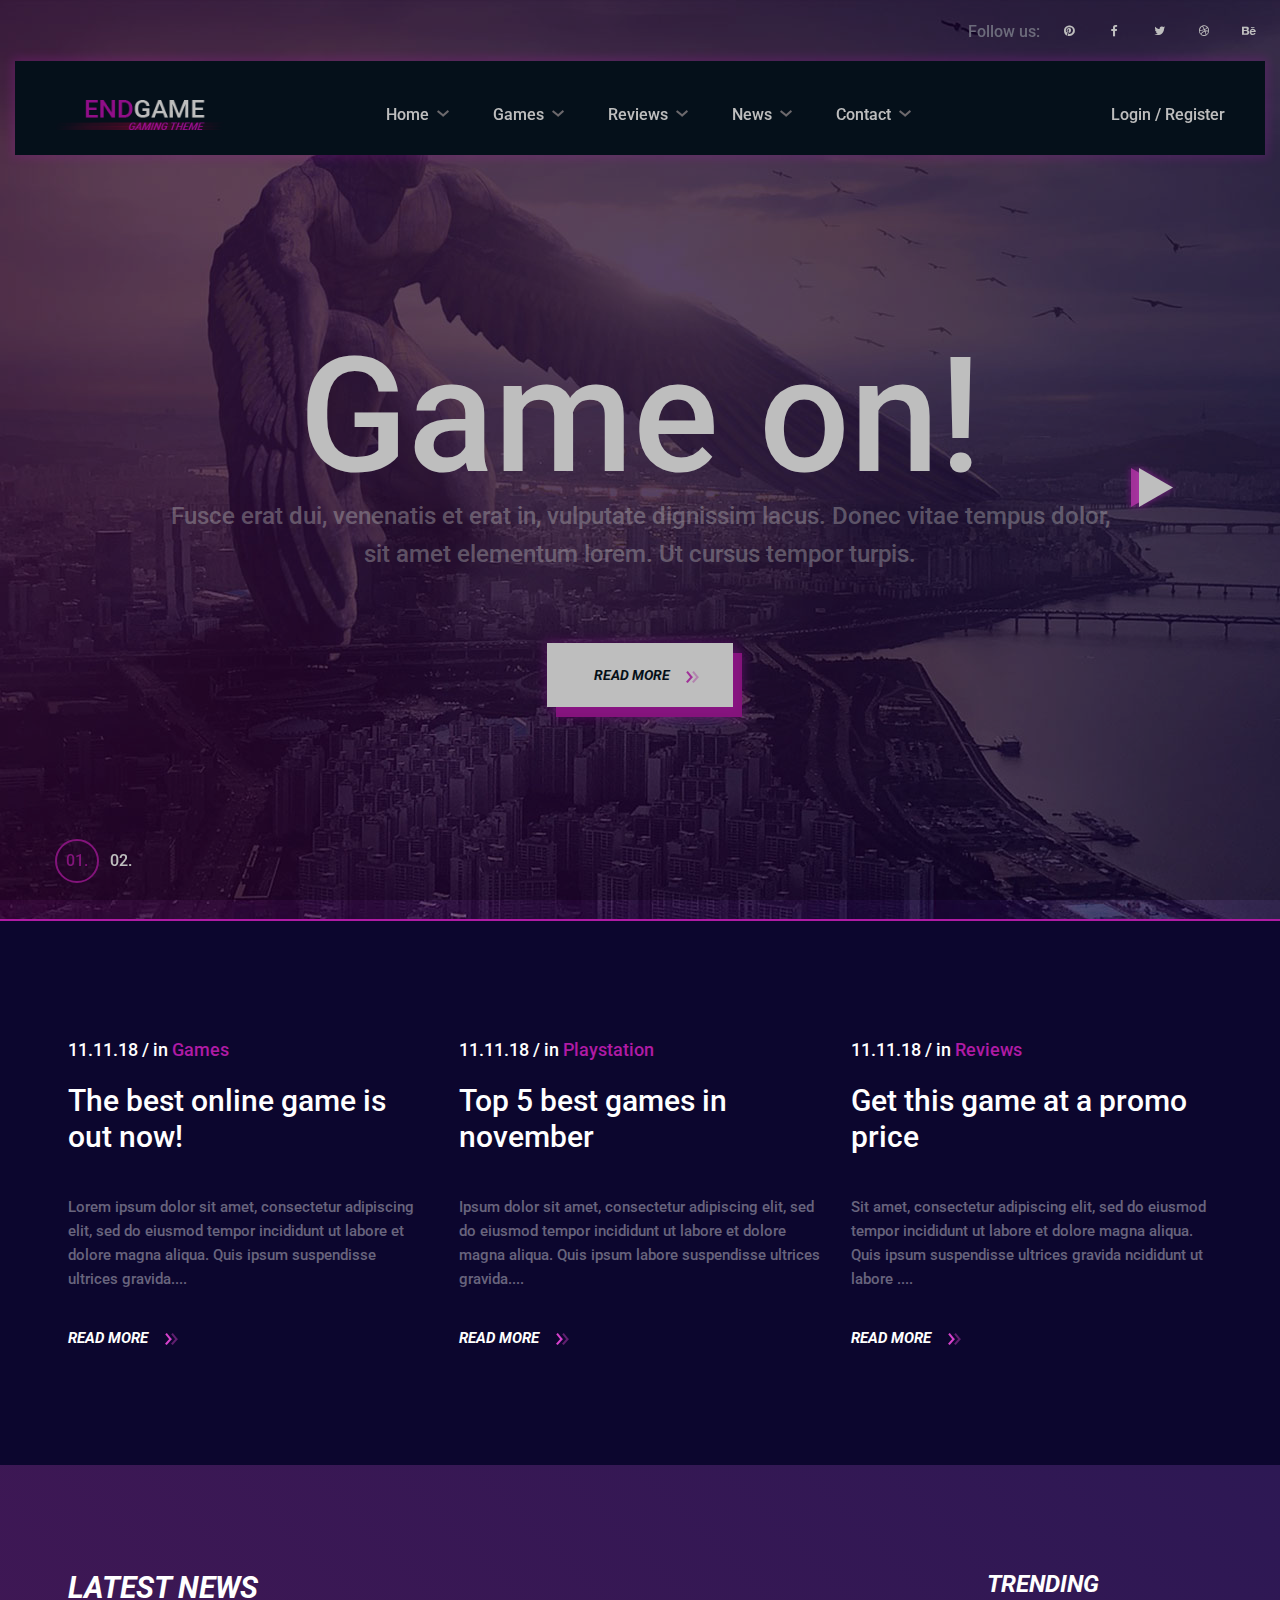
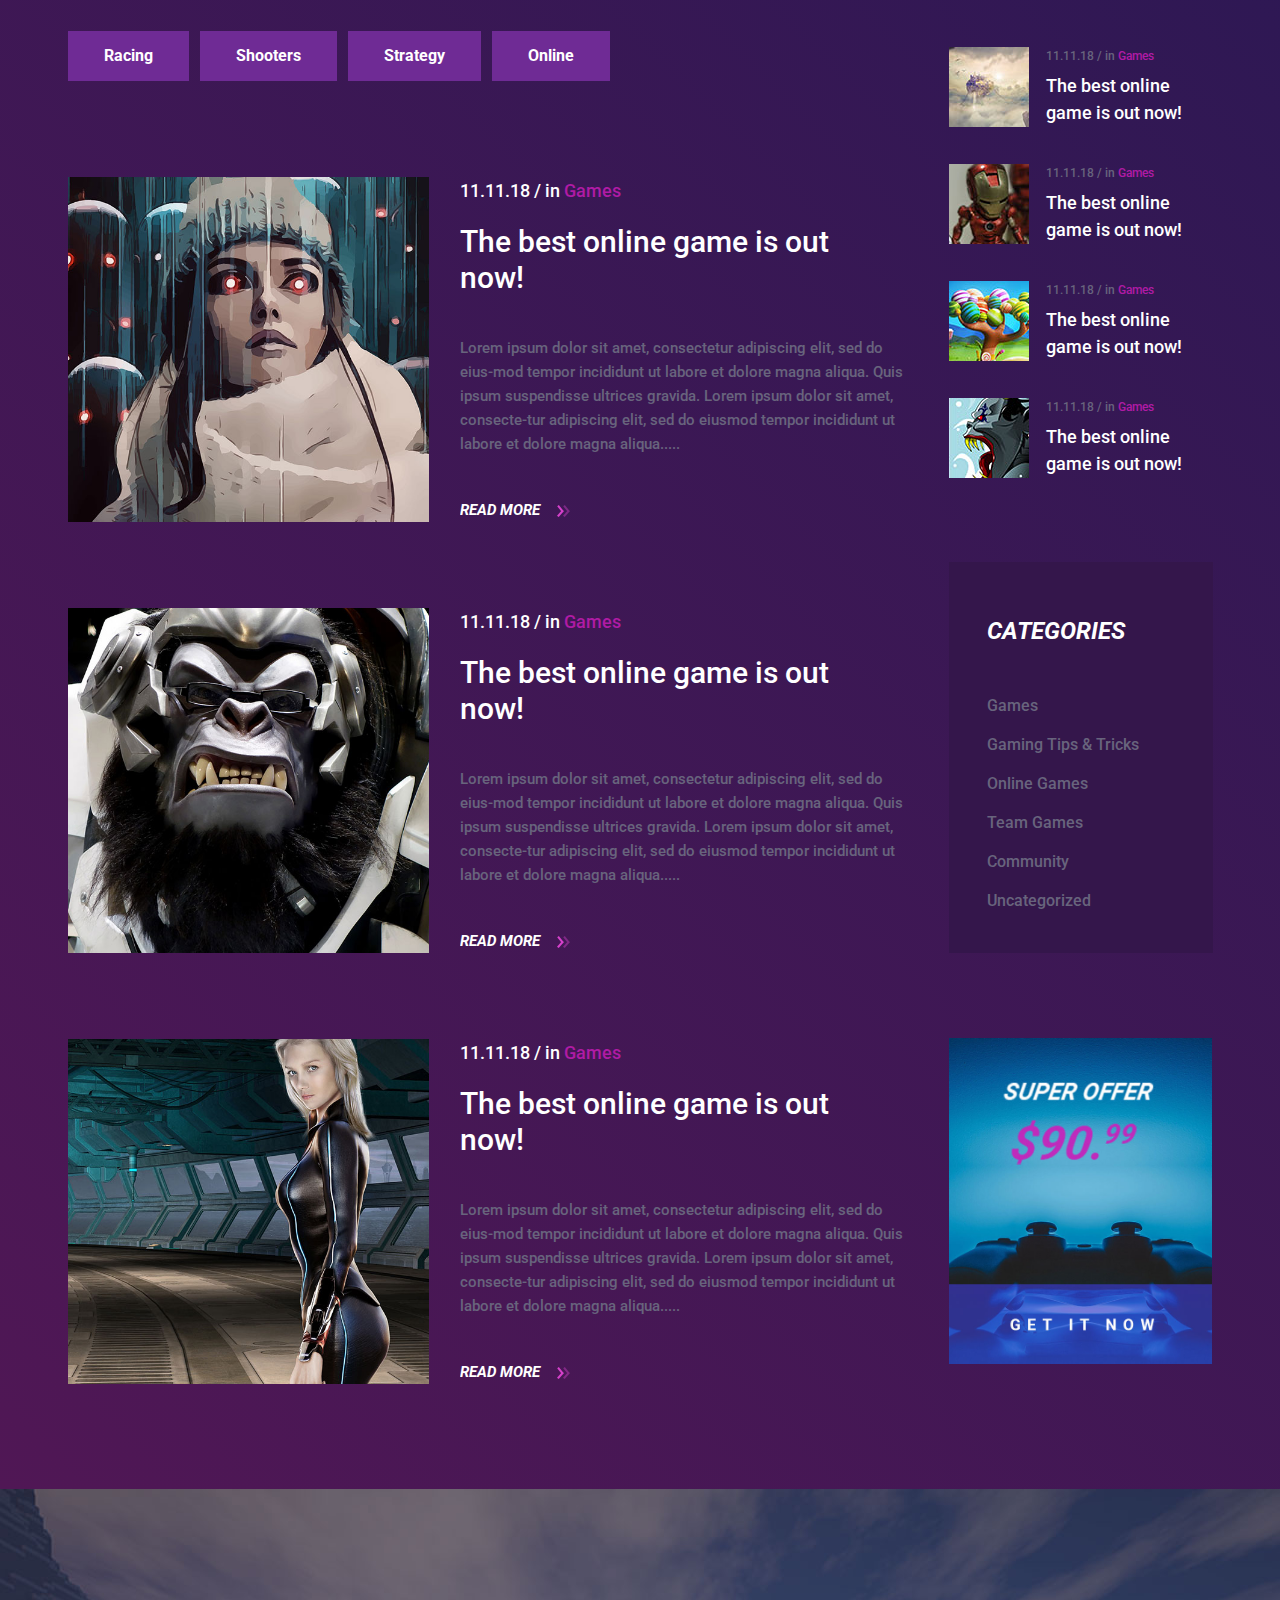
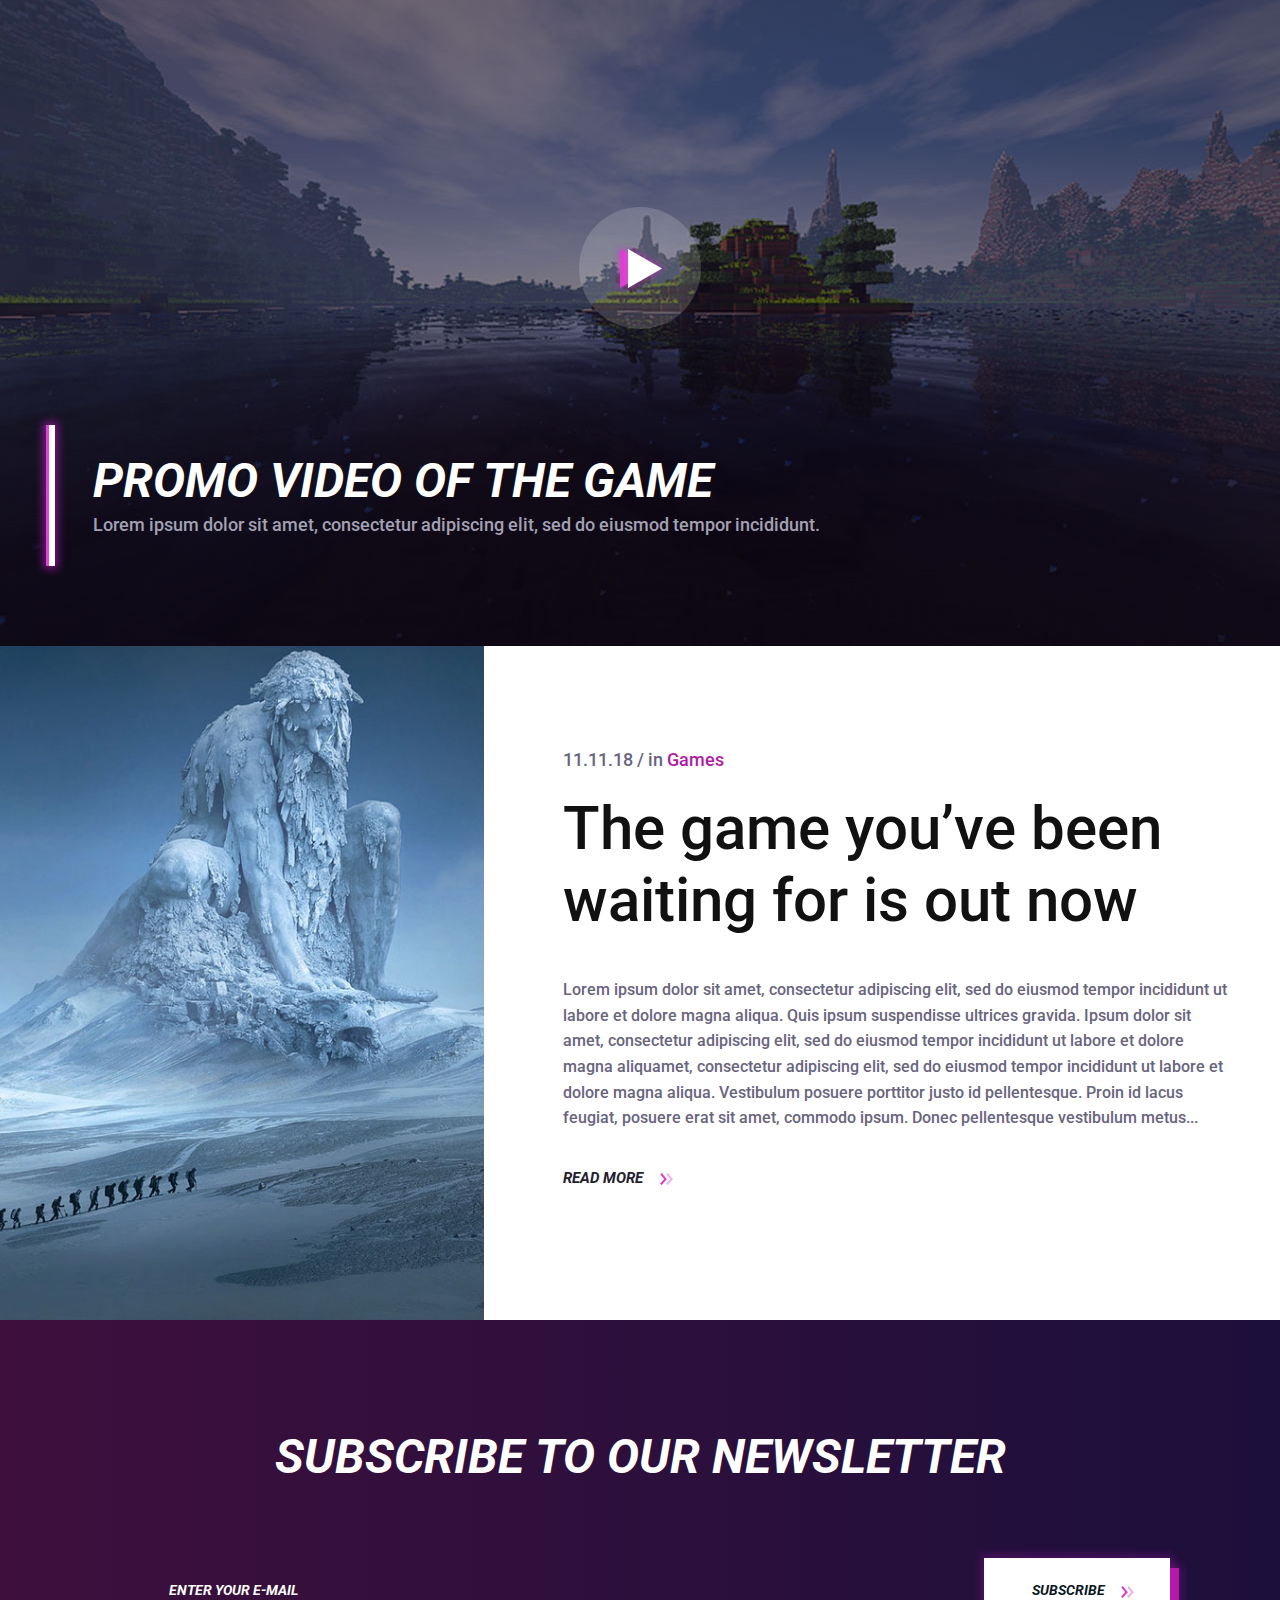
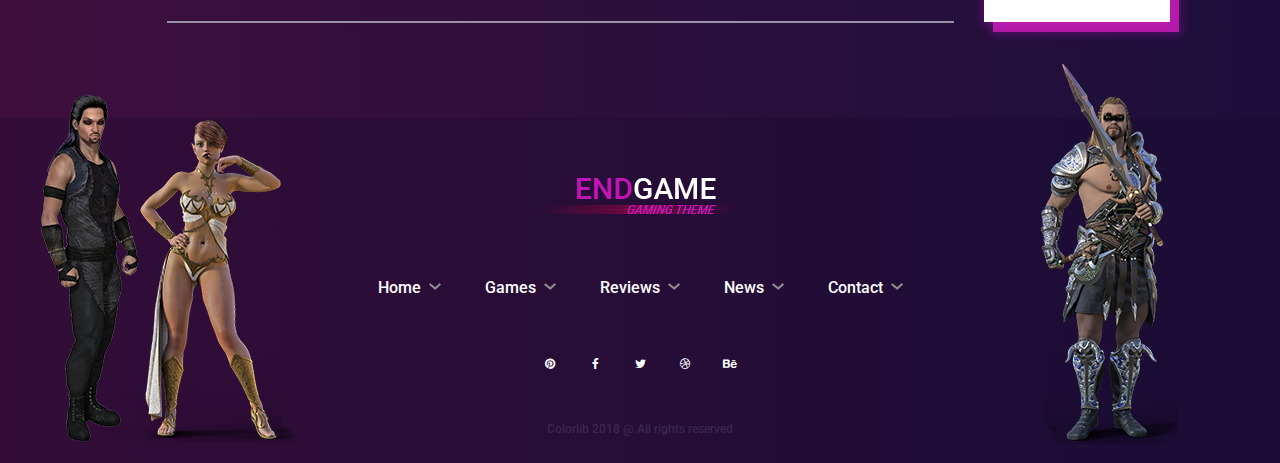
<file: GOWfandom/index.html>
<!DOCTYPE html>
<html lang="zxx">
<head>
	<title>EndGam - Gaming Magazine Template</title>
	<meta charset="UTF-8">
	<meta name="description" content="EndGam Gaming Magazine Template">
	<meta name="keywords" content="endGam,gGaming, magazine, html">
	<meta name="viewport" content="width=device-width, initial-scale=1.0">
	<!-- Favicon -->
	<link href="img/favicon.ico" rel="shortcut icon"/>

	<!-- Google Font -->
	<link href="https://fonts.googleapis.com/css?family=Roboto:400,400i,500,500i,700,700i,900,900i" rel="stylesheet">


	<!-- Stylesheets -->
	<link rel="stylesheet" href="css/bootstrap.min.css"/>
	<link rel="stylesheet" href="css/font-awesome.min.css"/>
	<link rel="stylesheet" href="css/slicknav.min.css"/>
	<link rel="stylesheet" href="css/owl.carousel.min.css"/>
	<link rel="stylesheet" href="css/magnific-popup.css"/>
	<link rel="stylesheet" href="css/animate.css"/>

	<!-- Main Stylesheets -->
	<link rel="stylesheet" href="css/style.css"/>


	<!--[if lt IE 9]>
		  <script src="https://oss.maxcdn.com/html5shiv/3.7.2/html5shiv.min.js"></script>
	  <script src="https://oss.maxcdn.com/respond/1.4.2/respond.min.js"></script>
	<![endif]-->

</head>
<body>
	<!-- Page Preloder -->
	<div id="preloder">
		<div class="loader"></div>
	</div>

	<!-- Header section -->
	<header class="header-section">
		<div class="header-warp">
			<div class="header-social d-flex justify-content-end">
				<p>Follow us:</p>
				<a href="#"><i class="fa fa-pinterest"></i></a>
				<a href="#"><i class="fa fa-facebook"></i></a>
				<a href="#"><i class="fa fa-twitter"></i></a>
				<a href="#"><i class="fa fa-dribbble"></i></a>
				<a href="#"><i class="fa fa-behance"></i></a>
			</div>
			<div class="header-bar-warp d-flex">
				<!-- site logo -->
				<a href="home.html" class="site-logo">
					<img src="./img/logo.png" alt="">
				</a>
				<nav class="top-nav-area w-100">
					<div class="user-panel">
						<a href="">Login</a> / <a href="">Register</a>
					</div>
					<!-- Menu -->
					<ul class="main-menu primary-menu">
						<li><a href="home.html">Home</a></li>
						<li><a href="games.html">Games</a>
							<ul class="sub-menu">
								<li><a href="game-single.html">Game Singel</a></li>
							</ul>
						</li>
						<li><a href="review.html">Reviews</a></li>
						<li><a href="blog.html">News</a></li>
						<li><a href="contact.html">Contact</a></li>
					</ul>
				</nav>
			</div>
		</div>
	</header>
	<!-- Header section end -->


	<!-- Hero section -->
	<section class="hero-section overflow-hidden">
		<div class="hero-slider owl-carousel">
			<div class="hero-item set-bg d-flex align-items-center justify-content-center text-center" data-setbg="img/slider-bg-1.jpg">
				<div class="container">
					<h2>Game on!</h2>
					<p>Fusce erat dui, venenatis et erat in, vulputate dignissim lacus. Donec vitae tempus dolor,<br>sit amet elementum lorem. Ut cursus tempor turpis.</p>
					<a href="#" class="site-btn">Read More  <img src="img/icons/double-arrow.png" alt="#"/></a>
				</div>
			</div>
			<div class="hero-item set-bg d-flex align-items-center justify-content-center text-center" data-setbg="img/slider-bg-2.jpg">
				<div class="container">
					<h2>Game on!</h2>
					<p>Fusce erat dui, venenatis et erat in, vulputate dignissim lacus. Donec vitae tempus dolor,<br>sit amet elementum lorem. Ut cursus tempor turpis.</p>
					<a href="#" class="site-btn">Read More  <img src="img/icons/double-arrow.png" alt="#"/></a>
				</div>
			</div>
		</div>
	</section>
	<!-- Hero section end-->


	<!-- Intro section -->
	<section class="intro-section">
		<div class="container">
			<div class="row">
				<div class="col-md-4">
					<div class="intro-text-box text-box text-white">
						<div class="top-meta">11.11.18  /  in <a href="">Games</a></div>
						<h3>The best online game is out now!</h3>
						<p>Lorem ipsum dolor sit amet, consectetur adipiscing elit, sed do eiusmod tempor incididunt ut labore et dolore magna aliqua. Quis ipsum suspendisse ultrices gravida....</p>
						<a href="#" class="read-more">Read More  <img src="img/icons/double-arrow.png" alt="#"/></a>
					</div>
				</div>
				<div class="col-md-4">
					<div class="intro-text-box text-box text-white">
						<div class="top-meta">11.11.18  /  in <a href="">Playstation</a></div>
						<h3>Top 5 best games in november</h3>
						<p>Ipsum dolor sit amet, consectetur adipiscing elit, sed do eiusmod tempor incididunt ut labore et dolore magna aliqua. Quis ipsum  labore suspendisse ultrices gravida....</p>
						<a href="#" class="read-more">Read More  <img src="img/icons/double-arrow.png" alt="#"/></a>
					</div>
				</div>
				<div class="col-md-4">
					<div class="intro-text-box text-box text-white">
						<div class="top-meta">11.11.18  /  in <a href="">Reviews</a></div>
						<h3>Get this game at a promo price</h3>
						<p>Sit amet, consectetur adipiscing elit, sed do eiusmod tempor incididunt ut labore et dolore magna aliqua. Quis ipsum suspendisse ultrices gravida ncididunt ut labore ....</p>
						<a href="#" class="read-more">Read More  <img src="img/icons/double-arrow.png" alt="#"/></a>
					</div>
				</div>
			</div>
		</div>
	</section>
	<!-- Intro section end -->


	<!-- Blog section -->
	<section class="blog-section spad">
		<div class="container">
			<div class="row">
				<div class="col-xl-9 col-lg-8 col-md-7">
					<div class="section-title text-white">
						<h2>Latest News</h2>
					</div>
					<ul class="blog-filter">
						<li><a href="#">Racing</a></li>
						<li><a href="#">Shooters</a></li>
						<li><a href="#">Strategy</a></li>
						<li><a href="#">Online</a></li>
					</ul>
					<!-- Blog item -->
					<div class="blog-item">
						<div class="blog-thumb">
							<img src="./img/blog/1.jpg" alt="">
						</div>
						<div class="blog-text text-box text-white">
							<div class="top-meta">11.11.18  /  in <a href="">Games</a></div>
							<h3>The best online game is out now!</h3>
							<p>Lorem ipsum dolor sit amet, consectetur adipiscing elit, sed do eius-mod tempor incididunt ut labore et dolore magna aliqua. Quis ipsum suspendisse ultrices gravida. Lorem ipsum dolor sit amet, consecte-tur adipiscing elit, sed do eiusmod tempor incididunt ut labore et dolore magna aliqua.....</p>
							<a href="#" class="read-more">Read More  <img src="img/icons/double-arrow.png" alt="#"/></a>
						</div>
					</div>
					<!-- Blog item -->
					<div class="blog-item">
						<div class="blog-thumb">
							<img src="./img/blog/2.jpg" alt="">
						</div>
						<div class="blog-text text-box text-white">
							<div class="top-meta">11.11.18  /  in <a href="">Games</a></div>
							<h3>The best online game is out now!</h3>
							<p>Lorem ipsum dolor sit amet, consectetur adipiscing elit, sed do eius-mod tempor incididunt ut labore et dolore magna aliqua. Quis ipsum suspendisse ultrices gravida. Lorem ipsum dolor sit amet, consecte-tur adipiscing elit, sed do eiusmod tempor incididunt ut labore et dolore magna aliqua.....</p>
							<a href="#" class="read-more">Read More  <img src="img/icons/double-arrow.png" alt="#"/></a>
						</div>
					</div>
					<!-- Blog item -->
					<div class="blog-item">
						<div class="blog-thumb">
							<img src="./img/blog/3.jpg" alt="">
						</div>
						<div class="blog-text text-box text-white">
							<div class="top-meta">11.11.18  /  in <a href="">Games</a></div>
							<h3>The best online game is out now!</h3>
							<p>Lorem ipsum dolor sit amet, consectetur adipiscing elit, sed do eius-mod tempor incididunt ut labore et dolore magna aliqua. Quis ipsum suspendisse ultrices gravida. Lorem ipsum dolor sit amet, consecte-tur adipiscing elit, sed do eiusmod tempor incididunt ut labore et dolore magna aliqua.....</p>
							<a href="#" class="read-more">Read More  <img src="img/icons/double-arrow.png" alt="#"/></a>
						</div>
					</div>
				</div>
				<div class="col-xl-3 col-lg-4 col-md-5 sidebar">
					<div id="stickySidebar">
						<div class="widget-item">
							<h4 class="widget-title">Trending</h4>
							<div class="trending-widget">
								<div class="tw-item">
									<div class="tw-thumb">
										<img src="./img/blog-widget/1.jpg" alt="#">
									</div>
									<div class="tw-text">
										<div class="tw-meta">11.11.18  /  in <a href="">Games</a></div>
										<h5>The best online game is out now!</h5>
									</div>
								</div>
								<div class="tw-item">
									<div class="tw-thumb">
										<img src="./img/blog-widget/2.jpg" alt="#">
									</div>
									<div class="tw-text">
										<div class="tw-meta">11.11.18  /  in <a href="">Games</a></div>
										<h5>The best online game is out now!</h5>
									</div>
								</div>
								<div class="tw-item">
									<div class="tw-thumb">
										<img src="./img/blog-widget/3.jpg" alt="#">
									</div>
									<div class="tw-text">
										<div class="tw-meta">11.11.18  /  in <a href="">Games</a></div>
										<h5>The best online game is out now!</h5>
									</div>
								</div>
								<div class="tw-item">
									<div class="tw-thumb">
										<img src="./img/blog-widget/4.jpg" alt="#">
									</div>
									<div class="tw-text">
										<div class="tw-meta">11.11.18  /  in <a href="">Games</a></div>
										<h5>The best online game is out now!</h5>
									</div>
								</div>
							</div>
						</div>
						<div class="widget-item">
							<div class="categories-widget">
								<h4 class="widget-title">categories</h4>
								<ul>
									<li><a href="">Games</a></li>
									<li><a href="">Gaming Tips & Tricks</a></li>
									<li><a href="">Online Games</a></li>
									<li><a href="">Team Games</a></li>
									<li><a href="">Community</a></li>
									<li><a href="">Uncategorized</a></li>
								</ul>
							</div>
						</div>
						<div class="widget-item">
						<a href="#" class="add">
							<img src="./img/add.jpg" alt="">
						</a>
					</div>
					</div>
				</div>
			</div>
		</div>
	</section>
	<!-- Blog section end -->


	<!-- Intro section -->
	<section class="intro-video-section set-bg d-flex align-items-end " data-setbg="./img/promo-bg.jpg">
		<a href="https://www.youtube.com/watch?v=uFsGy5x_fyQ" class="video-play-btn video-popup"><img src="img/icons/solid-right-arrow.png" alt="#"></a>
		<div class="container">
			<div class="video-text">
				<h2>Promo video of the game</h2>
				<p>Lorem ipsum dolor sit amet, consectetur adipiscing elit, sed do eiusmod tempor incididunt.</p>
			</div>
		</div>
	</section>
	<!-- Intro section end -->


	<!-- Featured section -->
	<section class="featured-section">
		<div class="featured-bg set-bg" data-setbg="img/featured-bg.jpg"></div>
		<div class="featured-box">
			<div class="text-box">
				<div class="top-meta">11.11.18  /  in <a href="">Games</a></div>
				<h3>The game you’ve been waiting  for is out now</h3>
				<p>Lorem ipsum dolor sit amet, consectetur adipiscing elit, sed do eiusmod tempor incididunt ut labore et dolore magna aliqua. Quis ipsum suspendisse ultrices gravida. Ipsum dolor sit amet, consectetur adipiscing elit, sed do eiusmod tempor incididunt ut labore et dolore magna aliquamet, consectetur adipiscing elit, sed do eiusmod tempor incididunt ut labore et dolore magna aliqua. Vestibulum posuere porttitor justo id pellentesque. Proin id lacus feugiat, posuere erat sit amet, commodo ipsum. Donec pellentesque vestibulum metus...</p>
				<a href="#" class="read-more">Read More  <img src="img/icons/double-arrow.png" alt="#"/></a>
			</div>
		</div>
	</section>
	<!-- Featured section end-->



	<!-- Newsletter section -->
	<section class="newsletter-section">
		<div class="container">
			<h2>Subscribe to our newsletter</h2>
			<form class="newsletter-form">
				<input type="text" placeholder="ENTER YOUR E-MAIL">
				<button class="site-btn">subscribe  <img src="img/icons/double-arrow.png" alt="#"/></button>
			</form>
		</div>
	</section>
	<!-- Newsletter section end -->


	<!-- Footer section -->
	<footer class="footer-section">
		<div class="container">
			<div class="footer-left-pic">
				<img src="img/footer-left-pic.png" alt="">
			</div>
			<div class="footer-right-pic">
				<img src="img/footer-right-pic.png" alt="">
			</div>
			<a href="#" class="footer-logo">
				<img src="./img/logo.png" alt="">
			</a>
			<ul class="main-menu footer-menu">
				<li><a href="">Home</a></li>
				<li><a href="">Games</a></li>
				<li><a href="">Reviews</a></li>
				<li><a href="">News</a></li>
				<li><a href="">Contact</a></li>
			</ul>
			<div class="footer-social d-flex justify-content-center">
				<a href="#"><i class="fa fa-pinterest"></i></a>
				<a href="#"><i class="fa fa-facebook"></i></a>
				<a href="#"><i class="fa fa-twitter"></i></a>
				<a href="#"><i class="fa fa-dribbble"></i></a>
				<a href="#"><i class="fa fa-behance"></i></a>
			</div>
			<div class="copyright"><a href="">Colorlib</a> 2018 @ All rights reserved</div>
		</div>
	</footer>
	<!-- Footer section end -->


	<!--====== Javascripts & Jquery ======-->
	<script src="js/jquery-3.2.1.min.js"></script>
	<script src="js/bootstrap.min.js"></script>
	<script src="js/jquery.slicknav.min.js"></script>
	<script src="js/owl.carousel.min.js"></script>
	<script src="js/jquery.sticky-sidebar.min.js"></script>
	<script src="js/jquery.magnific-popup.min.js"></script>
	<script src="js/main.js"></script>

	</body>
</html>
</file>
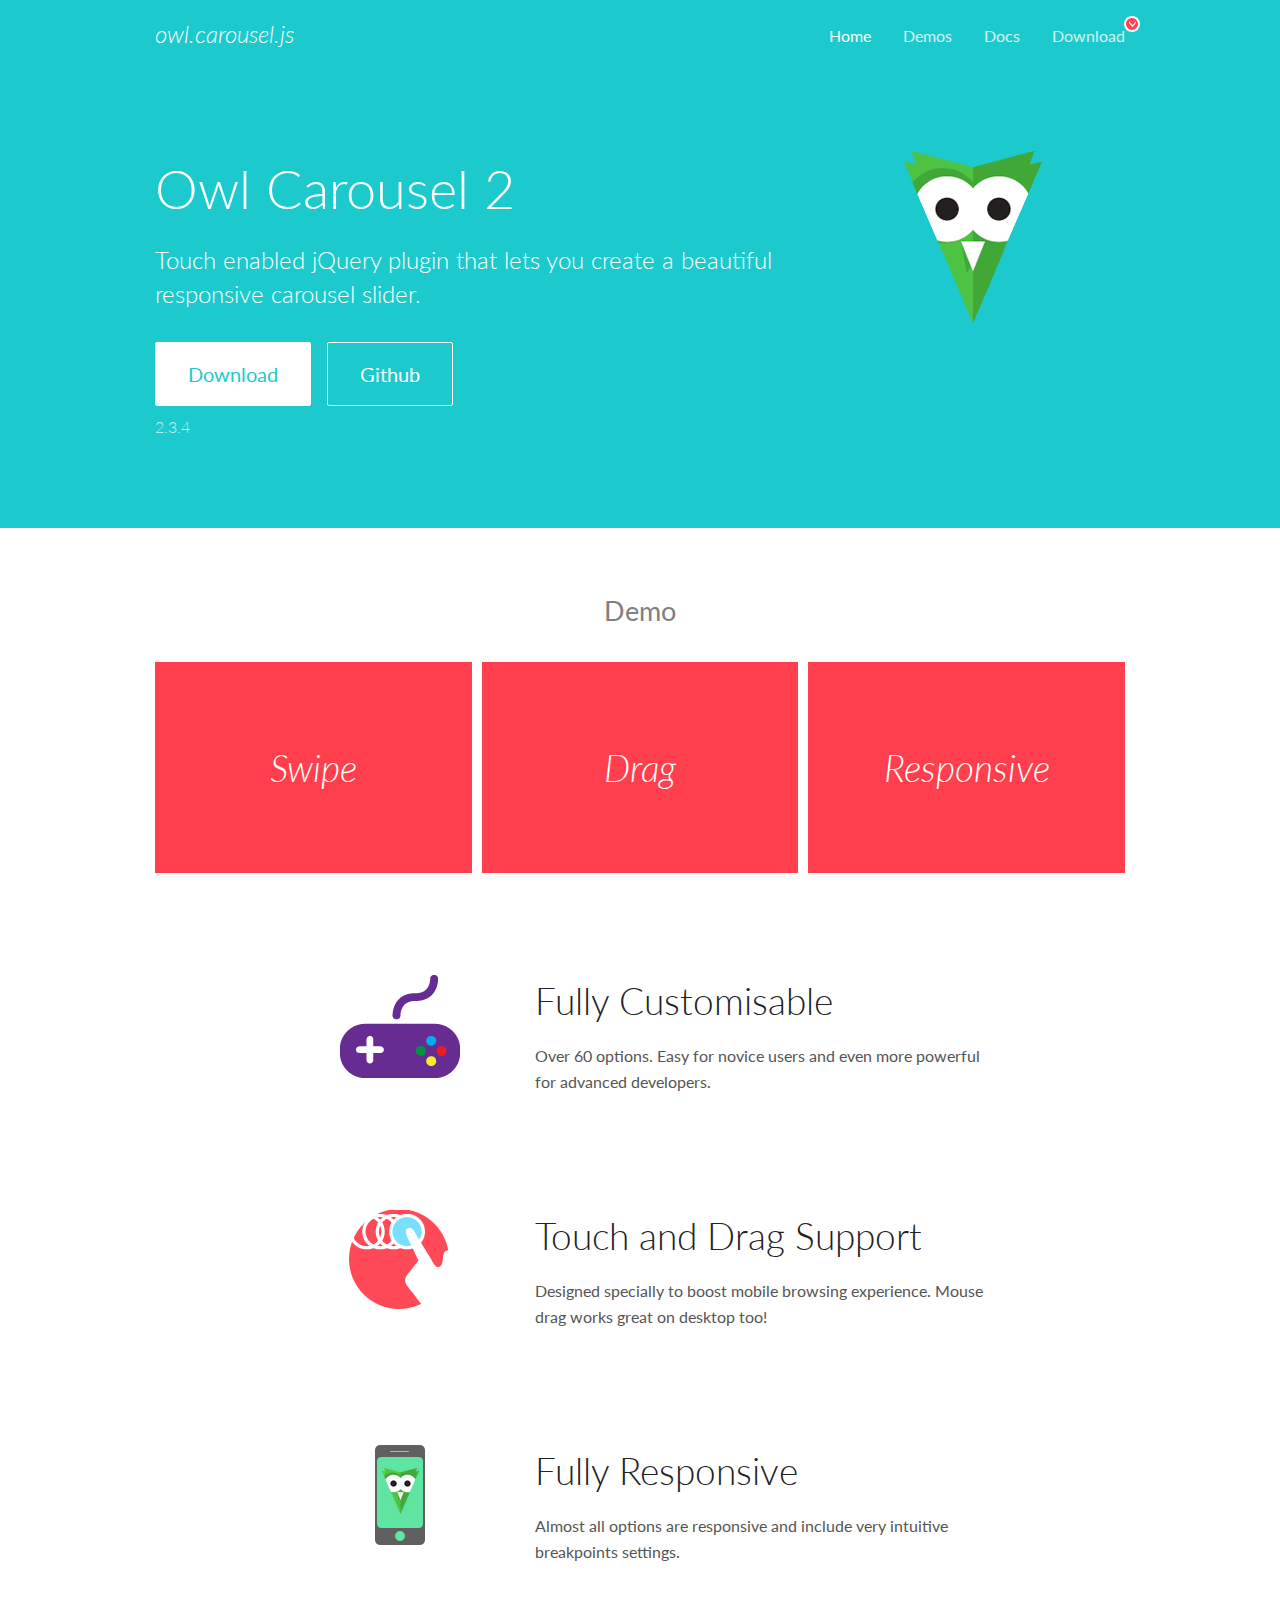
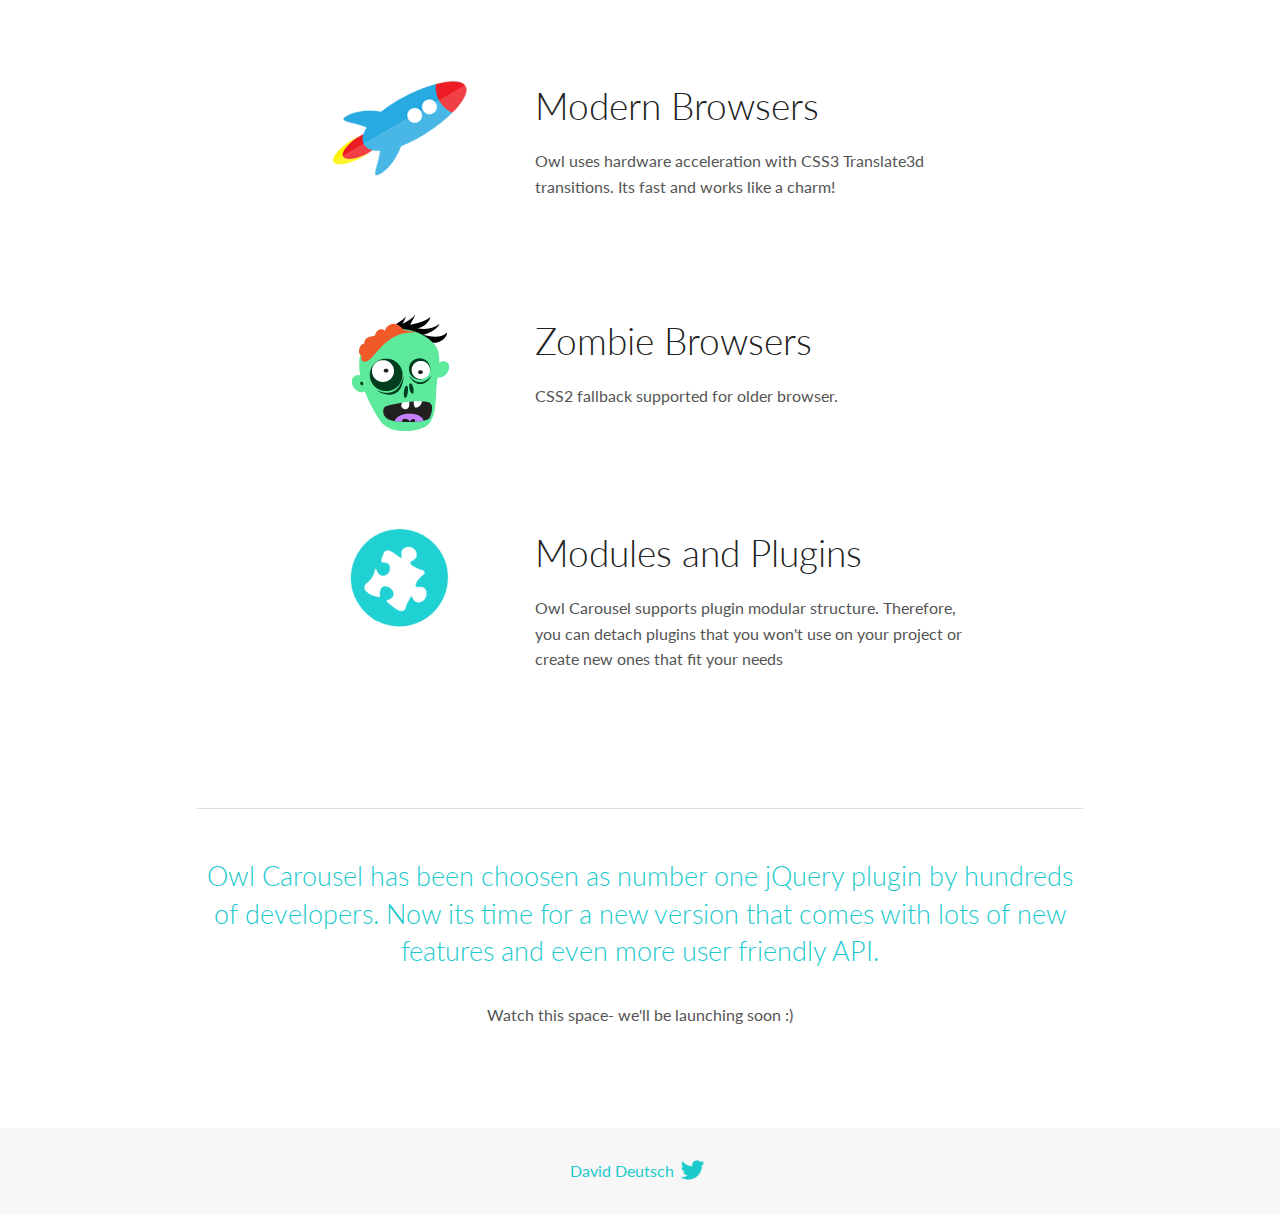
<file: GOWfandom/Source/OwlCarousel2-2.3.4/docs/index.html>
<!DOCTYPE html>
<html lang="en">
  <head>

    <!-- head -->
    <meta charset="utf-8">
    <meta name="msapplication-tap-highlight" content="no" />
    <meta name="viewport" content="width=device-width, initial-scale=1.0" />
    <meta name="description" content="Touch enabled jQuery plugin that lets you create beautiful responsive carousel slider.">
    <meta name="author" content="David Deutsch">
    <title>
      Home | Owl Carousel | 2.3.4
    </title>

    <!-- Stylesheets -->
    <link href='https://fonts.googleapis.com/css?family=Lato:300,400,700,400italic,300italic' rel='stylesheet' type='text/css'>
    <link rel="stylesheet" href="assets/css/docs.theme.min.css">

    <!-- Owl Stylesheets -->
    <link rel="stylesheet" href="assets/owlcarousel/assets/owl.carousel.min.css">
    <link rel="stylesheet" href="assets/owlcarousel/assets/owl.theme.default.min.css">

    <!-- HTML5 shim and Respond.js IE8 support of HTML5 elements and media queries -->

    <!--[if lt IE 9]>
      <script src="https://oss.maxcdn.com/libs/html5shiv/3.7.0/html5shiv.js"></script>
      <script src="https://oss.maxcdn.com/libs/respond.js/1.3.0/respond.min.js"></script>
    <![endif]-->

    <!-- Favicons -->
    <link rel="apple-touch-icon-precomposed" sizes="144x144" href="assets/ico/apple-touch-icon-144-precomposed.png">
    <link rel="shortcut icon" href="assets/ico/favicon.png">
    <link rel="shortcut icon" href="favicon.ico">

    <!-- Yeah i know js should not be in header. Its required for demos.-->

    <!-- javascript -->
    <script src="assets/vendors/jquery.min.js"></script>
    <script src="assets/owlcarousel/owl.carousel.js"></script>
  </head>
  <body>

    <!-- header -->
    <header class="header">
      <div class="row">
        <div class="large-12 columns">
          <div class="brand left">
            <h3>
              <a href="/OwlCarousel2/">owl.carousel.js</a> 
            </h3>
          </div>
          <a id="toggle-nav" class="right">
            <span></span> <span></span> <span></span> 
          </a> 
          <div class="nav-bar">
            <ul class="clearfix">
              <li class="active">
                <a href="/OwlCarousel2/index.html">Home</a> 
              </li>
              <li> <a href="/OwlCarousel2/demos/demos.html">Demos</a>  </li>
              <li> <a href="/OwlCarousel2/docs/started-welcome.html">Docs</a>  </li>
              <li>
                <a href="https://github.com/OwlCarousel2/OwlCarousel2/archive/2.3.4.zip">Download</a> 
                <span class="download"></span> 
              </li>
            </ul>
          </div>
        </div>
      </div>
    </header>

    <!-- home panel -->
    <section id="hero">
      <div class="row">
        <div class="large-8 medium-8 columns">
          <h1>Owl Carousel 2</h1>
          <h4>Touch enabled jQuery plugin that lets you create a beautiful responsive carousel slider.</h4>
          <a href="https://github.com/OwlCarousel2/OwlCarousel2/archive/2.3.4.zip" class="hero-button">Download</a> 
          <a href="https://github.com/OwlCarousel2/OwlCarousel2" class="hero-button outline">Github</a> 
          <p>2.3.4</p>
        </div>
        <div class="large-4 medium-4 columns">
          <img class="owl-logo" src="assets/img/owl-logo.png" alt="mr. Owl">
        </div>
      </div>
    </section>

    <!-- body -->
    <div class="home-demo">
      <div class="row">
        <div class="large-12 columns">
          <h3>Demo</h3>
          <div class="owl-carousel">
            <div class="item">
              <h2>Swipe</h2>
            </div>
            <div class="item">
              <h2>Drag</h2>
            </div>
            <div class="item">
              <h2>Responsive</h2>
            </div>
            <div class="item">
              <h2>CSS3</h2>
            </div>
            <div class="item">
              <h2>Fast</h2>
            </div>
            <div class="item">
              <h2>Easy</h2>
            </div>
            <div class="item">
              <h2>Free</h2>
            </div>
            <div class="item">
              <h2>Upgradable</h2>
            </div>
            <div class="item">
              <h2>Tons of options</h2>
            </div>
            <div class="item">
              <h2>Infinity</h2>
            </div>
            <div class="item">
              <h2>Auto Width</h2>
            </div>
          </div>
        </div>
      </div>
    </div>
    <script>
      var owl = $('.owl-carousel');
      owl.owlCarousel({
        margin: 10,
        loop: true,
        responsive: {
          0: {
            items: 1
          },
          600: {
            items: 2
          },
          1000: {
            items: 3
          }
        }
      })
    </script>

    <!-- features -->
    <div id="features">
      <div class="row">
        <div class="small-12 medium-9 small-centered columns">
          <section class="row feature">
            <div class="medium-4 small-12 columns">
              <img src="assets/img/feature-options.png" alt="">
            </div>
            <div class="medium-8 small-12 columns">
              <h2>Fully Customisable</h2>
              <p>Over 60 options. Easy for novice users and even more powerful for advanced developers.</p>
            </div>
          </section>
          <section class="row feature">
            <div class="medium-4 small-12 columns">
              <img src="assets/img/feature-drag.png" alt="">
            </div>
            <div class="medium-8 small-12 columns">
              <h2>Touch and Drag Support</h2>
              <p>Designed specially to boost mobile browsing experience. Mouse drag works great on desktop too!</p>
            </div>
          </section>
          <section class="row feature">
            <div class="medium-4 small-12 columns">
              <img src="assets/img/feature-responsive.png" alt="">
            </div>
            <div class="medium-8 small-12 columns">
              <h2>Fully Responsive</h2>
              <p>Almost all options are responsive and include very intuitive breakpoints settings.</p>
            </div>
          </section>
          <section class="row feature">
            <div class="medium-4 small-12 columns">
              <img src="assets/img/feature-modern.png" alt="">
            </div>
            <div class="medium-8 small-12 columns">
              <h2>Modern Browsers</h2>
              <p>Owl uses hardware acceleration with CSS3 Translate3d transitions. Its fast and works like a charm! </p>
            </div>
          </section>
          <section class="row feature">
            <div class="medium-4 small-12 columns">
              <img src="assets/img/feature-zombie.png" alt="">
            </div>
            <div class="medium-8 small-12 columns">
              <h2>Zombie Browsers</h2>
              <p>CSS2 fallback supported for older browser.</p>
            </div>
          </section>
          <section class="row feature">
            <div class="medium-4 small-12 columns">
              <img src="assets/img/feature-module.png" alt="">
            </div>
            <div class="medium-8 small-12 columns">
              <h2>Modules and Plugins</h2>
              <p>Owl Carousel supports plugin modular structure. Therefore, you can detach plugins that you won&#x27;t use on your project or create new ones that fit your needs</p>
            </div>
          </section>
        </div>
      </div>
    </div>

    <!-- footer -->
    <section id="teaser-text">
      <div class="row">
        <div class="small-12 medium-11 small-centered columns">
          <hr>
          <h3 id="owl-carousel-has-been-choosen-as-number-one-jquery-plugin-by-hundreds-of-developers-now-its-time-for-a-new-version-that-comes-with-lots-of-new-features-and-even-more-user-friendly-api-">Owl Carousel has been choosen as number one jQuery plugin by hundreds of developers. Now its time for a new version that comes with lots of new features and even more user friendly API.</h3>
          <p>Watch this space- we&#39;ll be launching soon :)</p>
        </div>
      </div>
    </section>

    <!-- footer -->
    <footer class="footer">
      <div class="row">
        <div class="large-12 columns">
          <h5>
            <a href="/OwlCarousel2/docs/support-contact.html">David Deutsch</a> 
            <a id="custom-tweet-button" href="https://twitter.com/share?url=https://github.com/OwlCarousel2/OwlCarousel2&text=Owl Carousel - This is so awesome! " target="_blank"></a> 
          </h5>
        </div>
      </div>
    </footer>

    <!-- vendors -->
    <script src="assets/vendors/highlight.js"></script>
    <script src="assets/js/app.js"></script>
  </body>
</html>
</file>
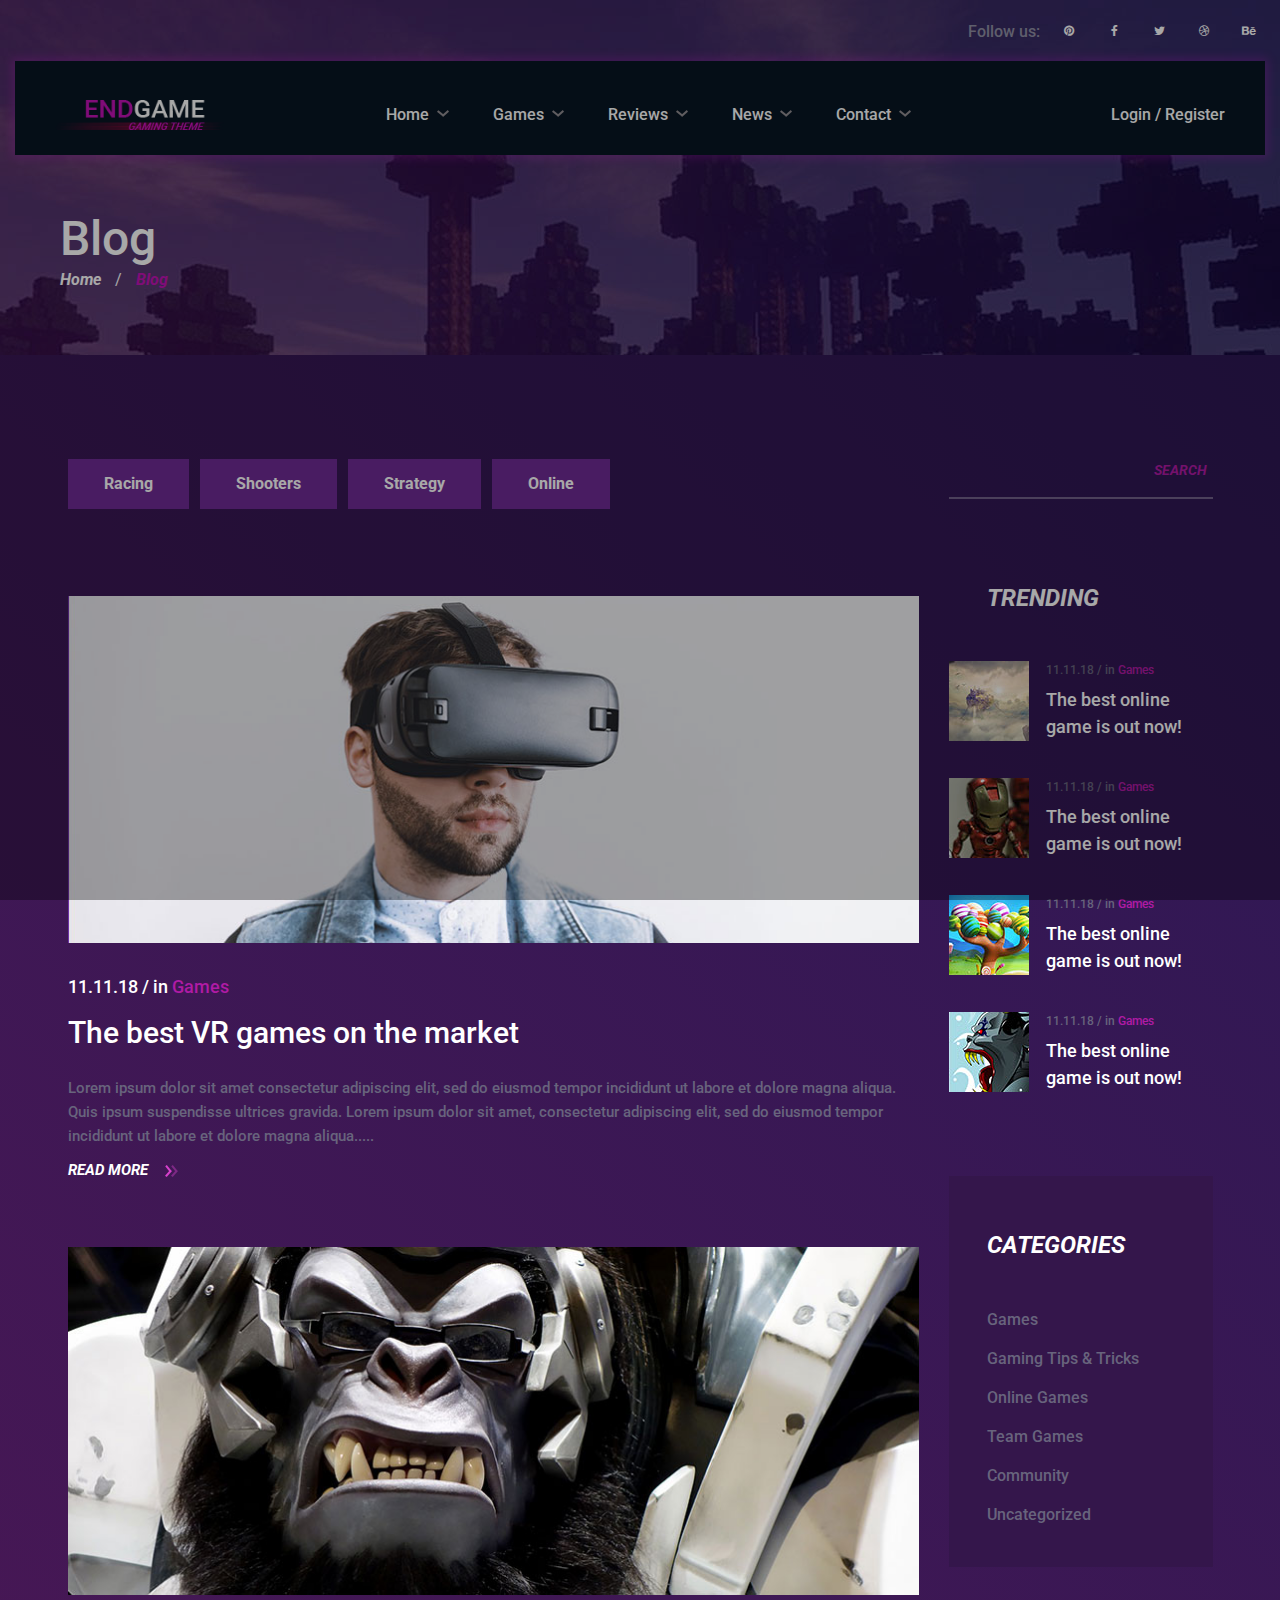
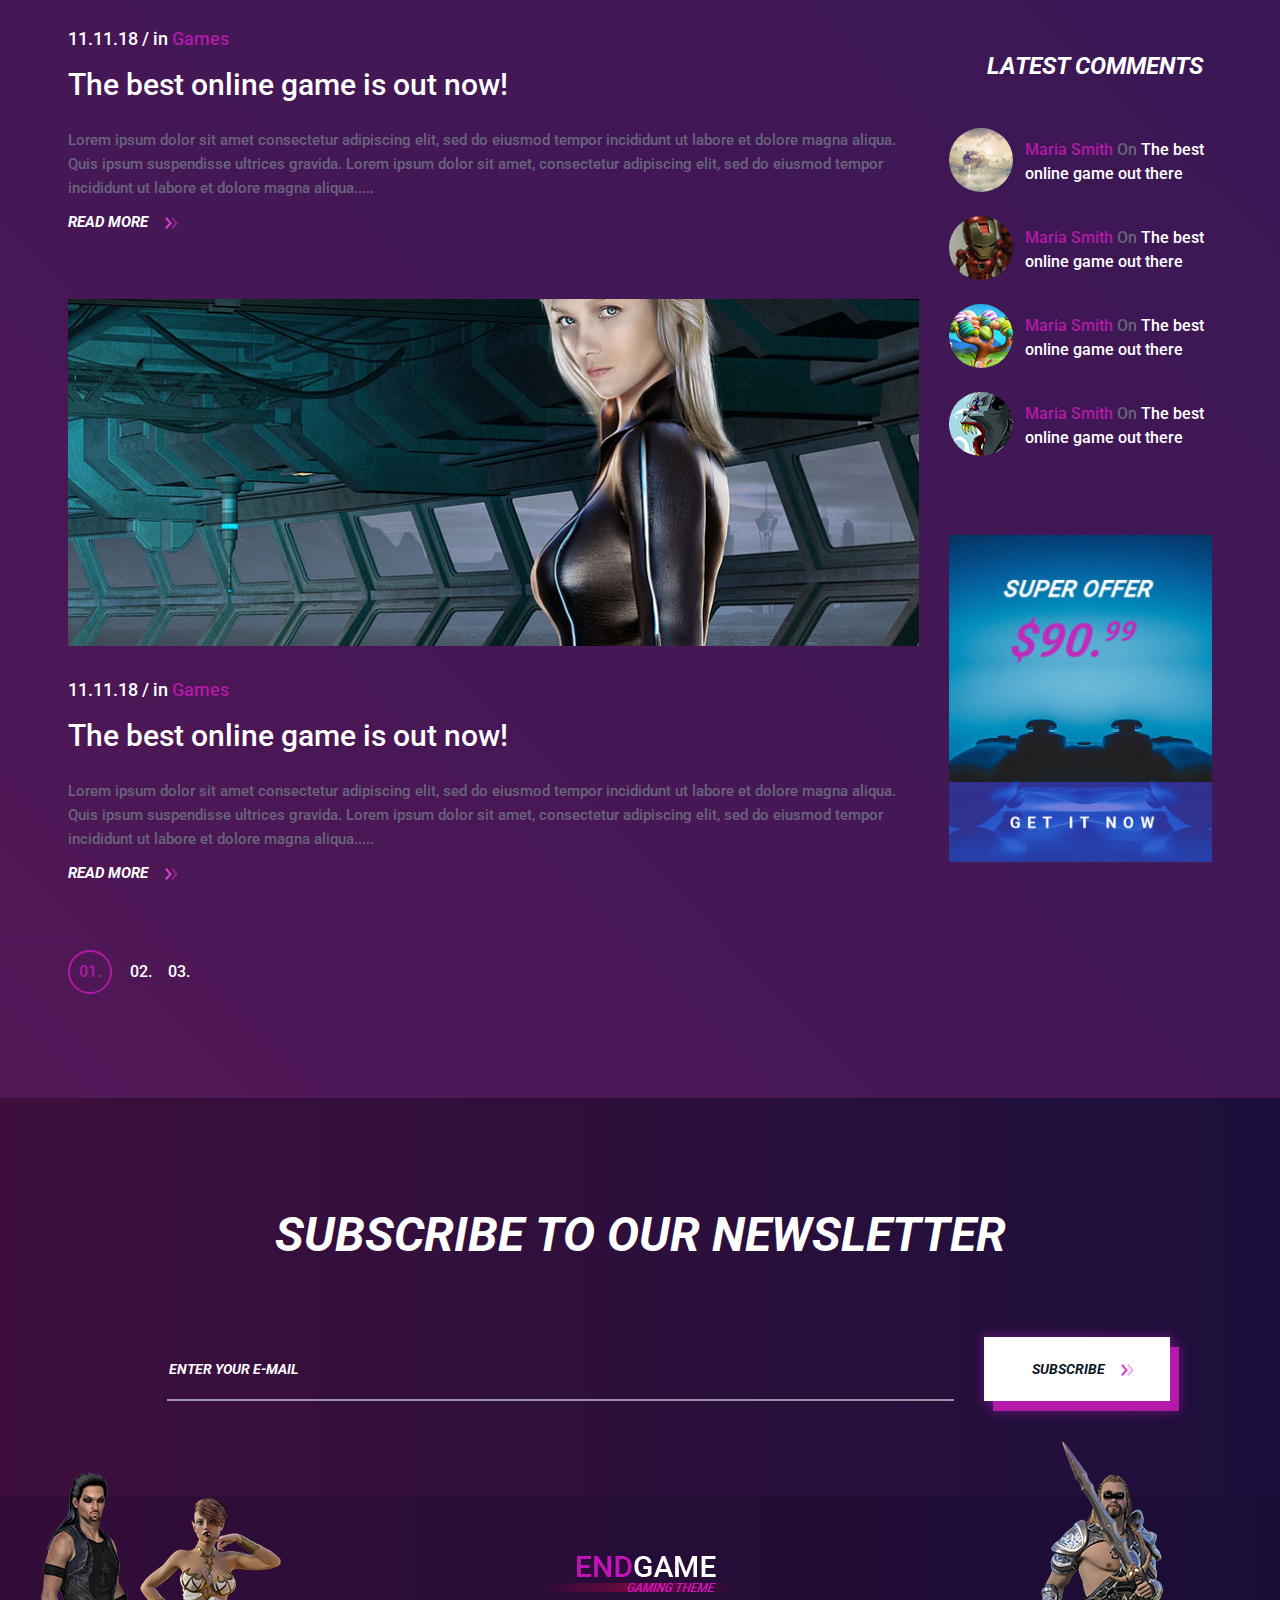
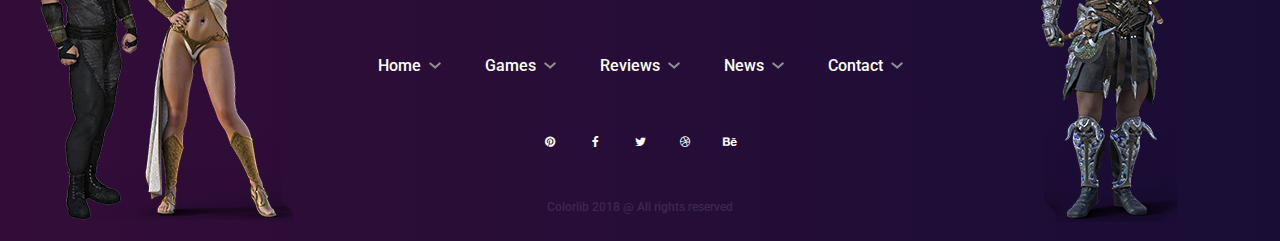
<file: GOWfandom/blog.html>
<!DOCTYPE html>
<html lang="zxx">
<head>
	<title>EndGam - Gaming Magazine Template</title>
	<meta charset="UTF-8">
	<meta name="description" content="EndGam Gaming Magazine Template">
	<meta name="keywords" content="endGam,gGaming, magazine, html">
	<meta name="viewport" content="width=device-width, initial-scale=1.0">
	<!-- Favicon -->
	<link href="img/favicon.ico" rel="shortcut icon"/>

	<!-- Google Font -->
	<link href="https://fonts.googleapis.com/css?family=Roboto:400,400i,500,500i,700,700i,900,900i" rel="stylesheet">


	<!-- Stylesheets -->
	<link rel="stylesheet" href="css/bootstrap.min.css"/>
	<link rel="stylesheet" href="css/font-awesome.min.css"/>
	<link rel="stylesheet" href="css/slicknav.min.css"/>
	<link rel="stylesheet" href="css/owl.carousel.min.css"/>
	<link rel="stylesheet" href="css/magnific-popup.css"/>
	<link rel="stylesheet" href="css/animate.css"/>

	<!-- Main Stylesheets -->
	<link rel="stylesheet" href="css/style.css"/>


	<!--[if lt IE 9]>
		  <script src="https://oss.maxcdn.com/html5shiv/3.7.2/html5shiv.min.js"></script>
	  <script src="https://oss.maxcdn.com/respond/1.4.2/respond.min.js"></script>
	<![endif]-->

</head>
<body>
	<!-- Page Preloder -->
	<div id="preloder">
		<div class="loader"></div>
	</div>

	<!-- Header section -->
	<header class="header-section">
		<div class="header-warp">
			<div class="header-social d-flex justify-content-end">
				<p>Follow us:</p>
				<a href="#"><i class="fa fa-pinterest"></i></a>
				<a href="#"><i class="fa fa-facebook"></i></a>
				<a href="#"><i class="fa fa-twitter"></i></a>
				<a href="#"><i class="fa fa-dribbble"></i></a>
				<a href="#"><i class="fa fa-behance"></i></a>
			</div>
			<div class="header-bar-warp d-flex">
				<!-- site logo -->
				<a href="index.html" class="site-logo">
					<img src="./img/logo.png" alt="">
				</a>
				<nav class="top-nav-area w-100">
					<div class="user-panel">
						<a href="">Login</a> / <a href="">Register</a>
					</div>
					<!-- Menu -->
					<ul class="main-menu primary-menu">
						<li><a href="index.html">Home</a></li>
						<li><a href="games.html">Games</a>
							<ul class="sub-menu">
								<li><a href="game-single.html">Game Singel</a></li>
							</ul>
						</li>
						<li><a href="review.html">Reviews</a></li>
						<li><a href="blog.html">News</a></li>
						<li><a href="contact.html">Contact</a></li>
					</ul>
				</nav>
			</div>
		</div>
	</header>
	<!-- Header section end -->


	<!-- Page top section -->
	<section class="page-top-section set-bg" data-setbg="img/page-top-bg/3.jpg">
		<div class="page-info">
			<h2>Blog</h2>
			<div class="site-breadcrumb">
				<a href="">Home</a>  /
				<span>Blog</span>
			</div>
		</div>
	</section>
	<!-- Page top end-->


	<!-- Blog page -->
	<section class="blog-page">
		<div class="container">
			<div class="row">
				<div class="col-xl-9 col-lg-8 col-md-7">
					<ul class="blog-filter">
						<li><a href="#">Racing</a></li>
						<li><a href="#">Shooters</a></li>
						<li><a href="#">Strategy</a></li>
						<li><a href="#">Online</a></li>
					</ul>
					<div class="big-blog-item">
						<img src="img/blog-big/1.jpg" alt="#" class="blog-thumbnail">
						<div class="blog-content text-box text-white">
							<div class="top-meta">11.11.18  /  in <a href="">Games</a></div>
							<h3>The best VR games on the market</h3>
							<p>Lorem ipsum dolor sit amet consectetur adipiscing elit, sed do eiusmod tempor incididunt ut labore et dolore magna aliqua. Quis ipsum suspendisse ultrices gravida. Lorem ipsum dolor sit amet, consectetur adipiscing elit, sed do eiusmod tempor incididunt ut labore et dolore magna aliqua.....</p>
							<a href="#" class="read-more">Read More <img src="img/icons/double-arrow.png" alt="#"/></a>
						</div>
					</div>
					<div class="big-blog-item">
						<img src="img/blog-big/2.jpg" alt="#" class="blog-thumbnail">
						<div class="blog-content text-box text-white">
							<div class="top-meta">11.11.18  /  in <a href="">Games</a></div>
							<h3>The best online game is out now!</h3>
							<p>Lorem ipsum dolor sit amet consectetur adipiscing elit, sed do eiusmod tempor incididunt ut labore et dolore magna aliqua. Quis ipsum suspendisse ultrices gravida. Lorem ipsum dolor sit amet, consectetur adipiscing elit, sed do eiusmod tempor incididunt ut labore et dolore magna aliqua.....</p>
							<a href="#" class="read-more">Read More <img src="img/icons/double-arrow.png" alt="#"/></a>
						</div>
					</div>
					<div class="big-blog-item">
						<img src="img/blog-big/3.jpg" alt="#" class="blog-thumbnail">
						<div class="blog-content text-box text-white">
							<div class="top-meta">11.11.18  /  in <a href="">Games</a></div>
							<h3>The best online game is out now!</h3>
							<p>Lorem ipsum dolor sit amet consectetur adipiscing elit, sed do eiusmod tempor incididunt ut labore et dolore magna aliqua. Quis ipsum suspendisse ultrices gravida. Lorem ipsum dolor sit amet, consectetur adipiscing elit, sed do eiusmod tempor incididunt ut labore et dolore magna aliqua.....</p>
							<a href="#" class="read-more">Read More <img src="img/icons/double-arrow.png" alt="#"/></a>
						</div>
					</div>
					<div class="site-pagination">
						<a href="#" class="active">01.</a>
						<a href="#">02.</a>
						<a href="#">03.</a>
					</div>
				</div>
				<div class="col-xl-3 col-lg-4 col-md-5 sidebar">
					<div id="stickySidebar">
						<div class="widget-item">
							<form class="search-widget">
								<input type="text">
								<button>search</button>
							</form>
						</div>
						<div class="widget-item">
							<h4 class="widget-title">Trending</h4>
							<div class="trending-widget">
								<div class="tw-item">
									<div class="tw-thumb">
										<img src="./img/blog-widget/1.jpg" alt="#">
									</div>
									<div class="tw-text">
										<div class="tw-meta">11.11.18  /  in <a href="">Games</a></div>
										<h5>The best online game is out now!</h5>
									</div>
								</div>
								<div class="tw-item">
									<div class="tw-thumb">
										<img src="./img/blog-widget/2.jpg" alt="#">
									</div>
									<div class="tw-text">
										<div class="tw-meta">11.11.18  /  in <a href="">Games</a></div>
										<h5>The best online game is out now!</h5>
									</div>
								</div>
								<div class="tw-item">
									<div class="tw-thumb">
										<img src="./img/blog-widget/3.jpg" alt="#">
									</div>
									<div class="tw-text">
										<div class="tw-meta">11.11.18  /  in <a href="">Games</a></div>
										<h5>The best online game is out now!</h5>
									</div>
								</div>
								<div class="tw-item">
									<div class="tw-thumb">
										<img src="./img/blog-widget/4.jpg" alt="#">
									</div>
									<div class="tw-text">
										<div class="tw-meta">11.11.18  /  in <a href="">Games</a></div>
										<h5>The best online game is out now!</h5>
									</div>
								</div>
							</div>
						</div>
						<div class="widget-item">
							<div class="categories-widget">
								<h4 class="widget-title">categories</h4>
								<ul>
									<li><a href="">Games</a></li>
									<li><a href="">Gaming Tips & Tricks</a></li>
									<li><a href="">Online Games</a></li>
									<li><a href="">Team Games</a></li>
									<li><a href="">Community</a></li>
									<li><a href="">Uncategorized</a></li>
								</ul>
							</div>
						</div>
						<div class="widget-item">
							<h4 class="widget-title">Latest Comments</h4>
							<div class="latest-comments">
								<div class="lc-item">
									<img src="./img/blog-widget/1.jpg" class="lc-avatar" alt="#">
									<div class="tw-text"><a href="">Maria Smith</a> <span>On</span> The best online game out there </div>
								</div>
								<div class="lc-item">
									<img src="./img/blog-widget/2.jpg" class="lc-avatar" alt="#">
									<div class="tw-text"><a href="">Maria Smith</a> <span>On</span> The best online game out there </div>
								</div>
								<div class="lc-item">
									<img src="./img/blog-widget/3.jpg" class="lc-avatar" alt="#">
									<div class="tw-text"><a href="">Maria Smith</a> <span>On</span> The best online game out there </div>
								</div>
								<div class="lc-item">
									<img src="./img/blog-widget/4.jpg" class="lc-avatar" alt="#">
									<div class="tw-text"><a href="">Maria Smith</a> <span>On</span> The best online game out there </div>
								</div>
							</div>
						</div>
						<div class="widget-item">
							<a href="#" class="add">
								<img src="./img/add.jpg" alt="">
							</a>
						</div>
					</div>
				</div>
			</div>
		</div>
	</section>
	<!-- Blog page end-->


	<!-- Newsletter section -->
	<section class="newsletter-section">
		<div class="container">
			<h2>Subscribe to our newsletter</h2>
			<form class="newsletter-form">
				<input type="text" placeholder="ENTER YOUR E-MAIL">
				<button class="site-btn">subscribe <img src="img/icons/double-arrow.png" alt="#"/></button>
			</form>
		</div>
	</section>
	<!-- Newsletter section end -->


	<!-- Footer section -->
	<footer class="footer-section">
		<div class="container">
			<div class="footer-left-pic">
				<img src="img/footer-left-pic.png" alt="">
			</div>
			<div class="footer-right-pic">
				<img src="img/footer-right-pic.png" alt="">
			</div>
			<a href="#" class="footer-logo">
				<img src="./img/logo.png" alt="">
			</a>
			<ul class="main-menu footer-menu">
				<li><a href="">Home</a></li>
				<li><a href="">Games</a></li>
				<li><a href="">Reviews</a></li>
				<li><a href="">News</a></li>
				<li><a href="">Contact</a></li>
			</ul>
			<div class="footer-social d-flex justify-content-center">
				<a href="#"><i class="fa fa-pinterest"></i></a>
				<a href="#"><i class="fa fa-facebook"></i></a>
				<a href="#"><i class="fa fa-twitter"></i></a>
				<a href="#"><i class="fa fa-dribbble"></i></a>
				<a href="#"><i class="fa fa-behance"></i></a>
			</div>
			<div class="copyright"><a href="">Colorlib</a> 2018 @ All rights reserved</div>
		</div>
	</footer>
	<!-- Footer section end -->


	<!--====== Javascripts & Jquery ======-->
	<script src="js/jquery-3.2.1.min.js"></script>
	<script src="js/bootstrap.min.js"></script>
	<script src="js/jquery.slicknav.min.js"></script>
	<script src="js/owl.carousel.min.js"></script>
	<script src="js/jquery.sticky-sidebar.min.js"></script>
	<script src="js/jquery.magnific-popup.min.js"></script>
	<script src="js/main.js"></script>

	</body>
</html>
</file>
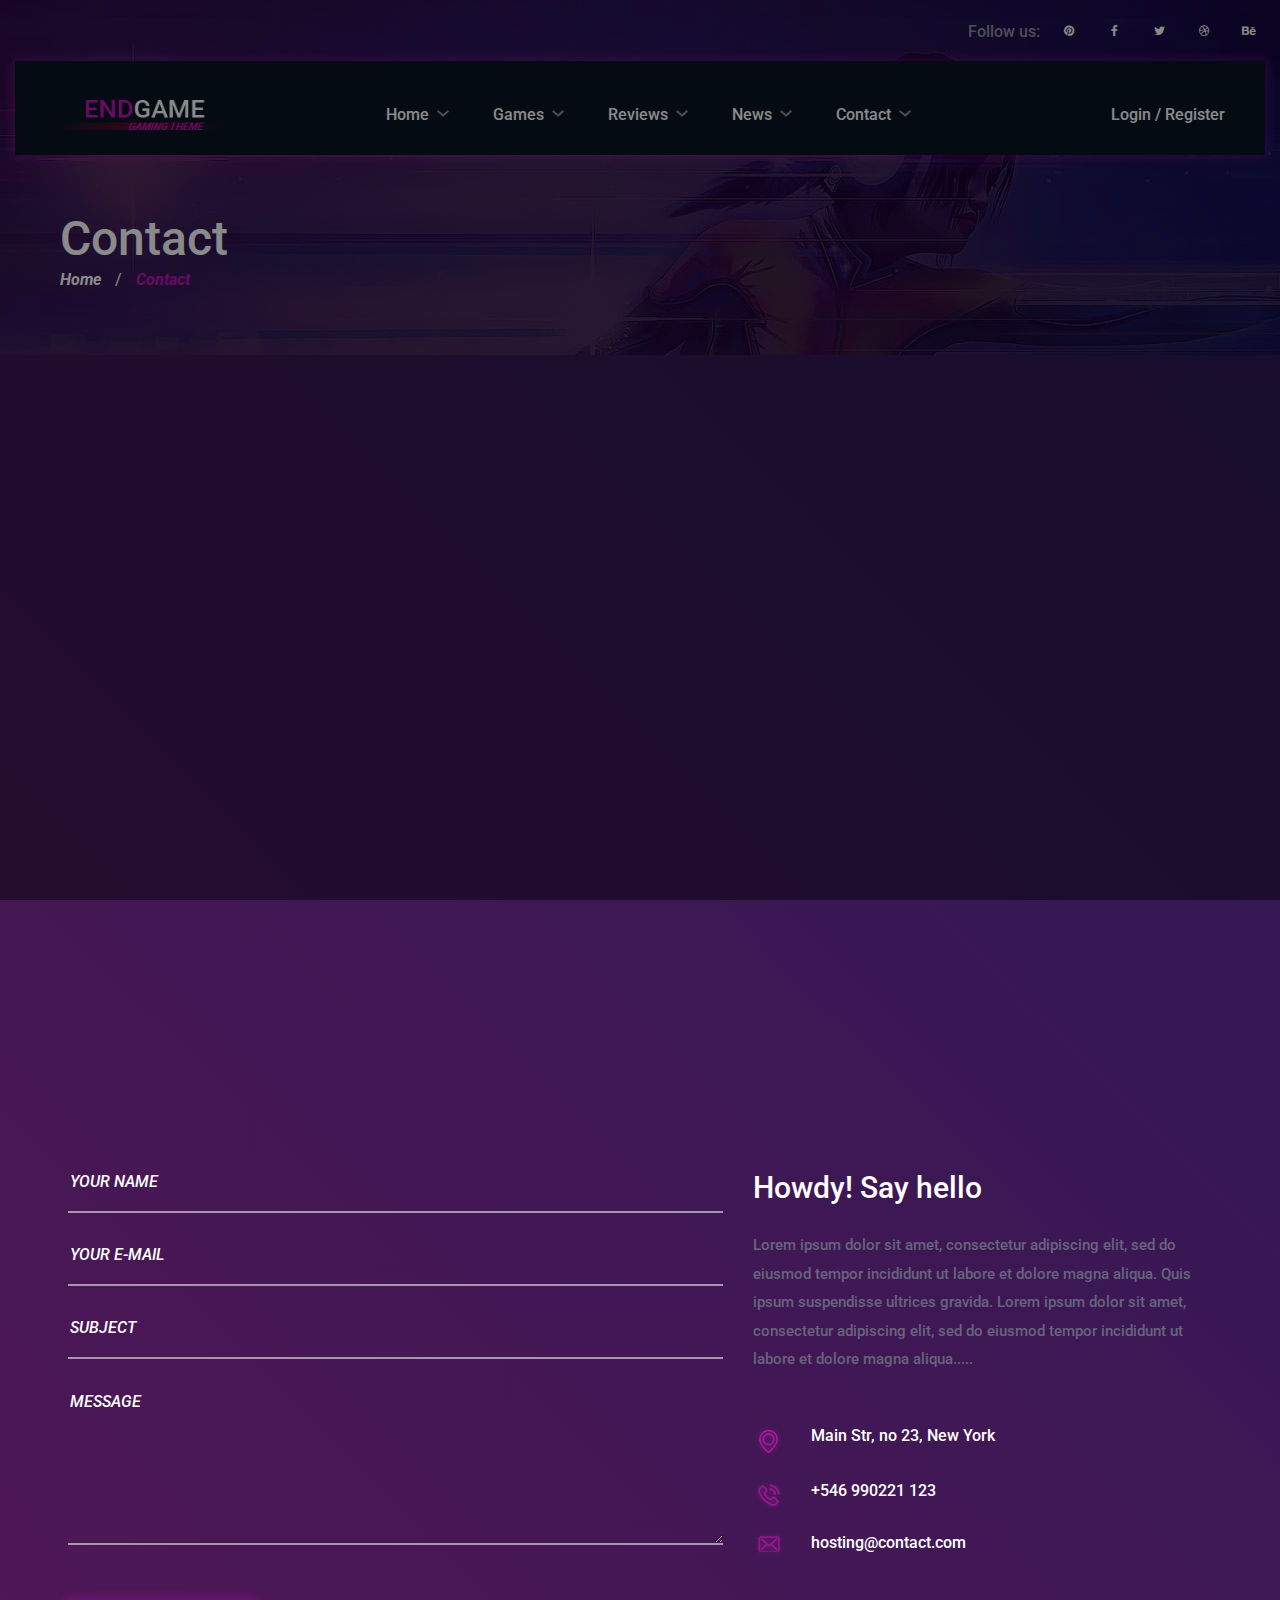
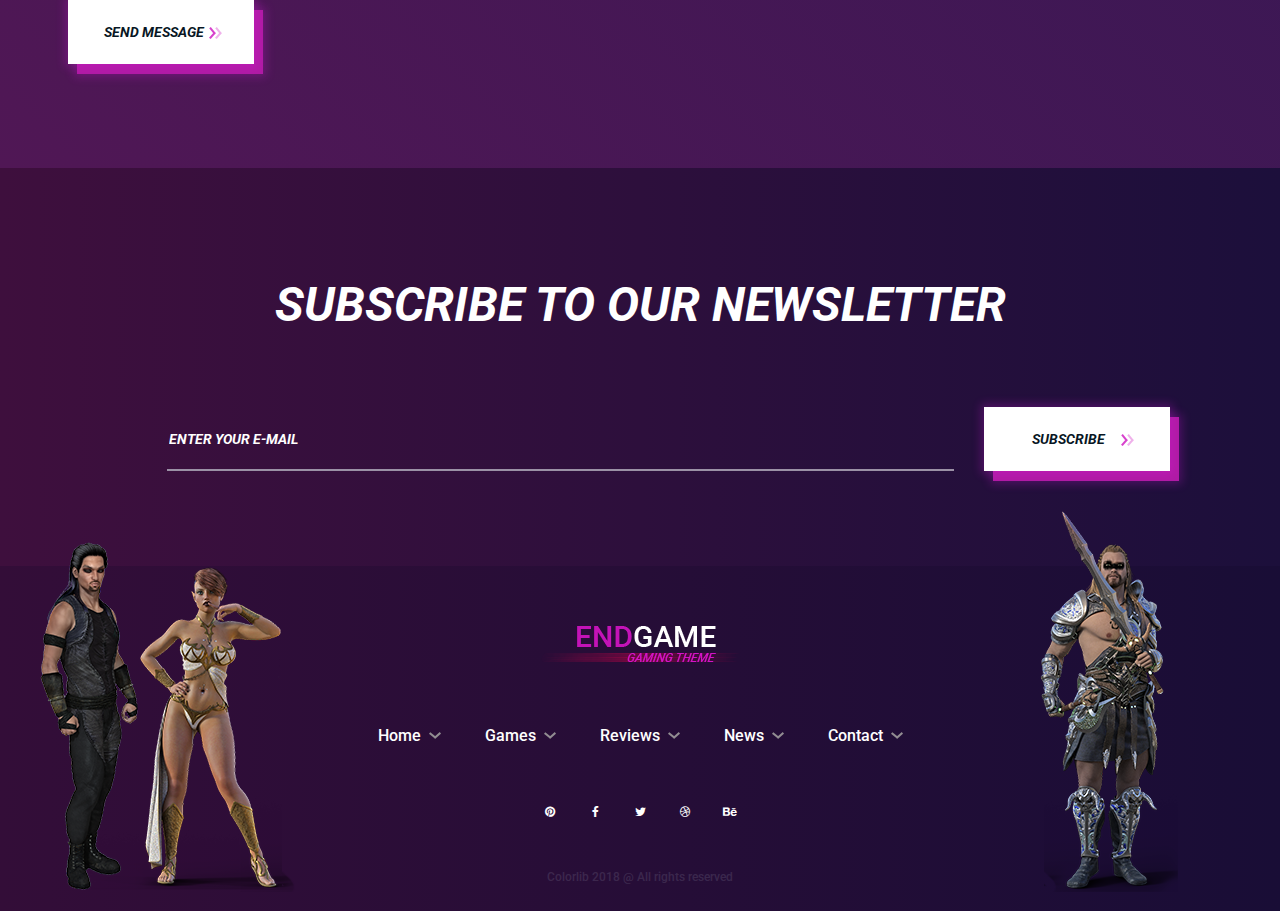
<file: GOWfandom/contact.html>
<!DOCTYPE html>
<html lang="zxx">
<head>
	<title>EndGam - Gaming Magazine Template</title>
	<meta charset="UTF-8">
	<meta name="description" content="EndGam Gaming Magazine Template">
	<meta name="keywords" content="endGam,gGaming, magazine, html">
	<meta name="viewport" content="width=device-width, initial-scale=1.0">
	<!-- Favicon -->
	<link href="img/favicon.ico" rel="shortcut icon"/>

	<!-- Google Font -->
	<link href="https://fonts.googleapis.com/css?family=Roboto:400,400i,500,500i,700,700i,900,900i" rel="stylesheet">


	<!-- Stylesheets -->
	<link rel="stylesheet" href="css/bootstrap.min.css"/>
	<link rel="stylesheet" href="css/font-awesome.min.css"/>
	<link rel="stylesheet" href="css/slicknav.min.css"/>
	<link rel="stylesheet" href="css/owl.carousel.min.css"/>
	<link rel="stylesheet" href="css/magnific-popup.css"/>
	<link rel="stylesheet" href="css/animate.css"/>

	<!-- Main Stylesheets -->
	<link rel="stylesheet" href="css/style.css"/>


	<!--[if lt IE 9]>
		  <script src="https://oss.maxcdn.com/html5shiv/3.7.2/html5shiv.min.js"></script>
	  <script src="https://oss.maxcdn.com/respond/1.4.2/respond.min.js"></script>
	<![endif]-->

</head>
<body>
	<!-- Page Preloder -->
	<div id="preloder">
		<div class="loader"></div>
	</div>

	<!-- Header section -->
	<header class="header-section">
		<div class="header-warp">
			<div class="header-social d-flex justify-content-end">
				<p>Follow us:</p>
				<a href="#"><i class="fa fa-pinterest"></i></a>
				<a href="#"><i class="fa fa-facebook"></i></a>
				<a href="#"><i class="fa fa-twitter"></i></a>
				<a href="#"><i class="fa fa-dribbble"></i></a>
				<a href="#"><i class="fa fa-behance"></i></a>
			</div>
			<div class="header-bar-warp d-flex">
				<!-- site logo -->
				<a href="index.html" class="site-logo">
					<img src="./img/logo.png" alt="">
				</a>
				<nav class="top-nav-area w-100">
					<div class="user-panel">
						<a href="">Login</a> / <a href="">Register</a>
					</div>
					<!-- Menu -->
					<ul class="main-menu primary-menu">
						<li><a href="index.html">Home</a></li>
						<li><a href="games.html">Games</a>
							<ul class="sub-menu">
								<li><a href="game-single.html">Game Singel</a></li>
							</ul>
						</li>
						<li><a href="review.html">Reviews</a></li>
						<li><a href="blog.html">News</a></li>
						<li><a href="contact.html">Contact</a></li>
					</ul>
				</nav>
			</div>
		</div>
	</header>
	<!-- Header section end -->


	<!-- Page top section -->
	<section class="page-top-section set-bg" data-setbg="img/page-top-bg/4.jpg">
		<div class="page-info">
			<h2>Contact</h2>
			<div class="site-breadcrumb">
				<a href="">Home</a>  /
				<span>Contact</span>
			</div>
		</div>
	</section>
	<!-- Page top end-->


	<!-- Contact page -->
	<section class="contact-page">
		<div class="container">
			<div class="map"><iframe src="https://www.google.com/maps/embed?pb=!1m14!1m12!1m3!1d14376.077865872314!2d-73.879277264103!3d40.757667781624285!2m3!1f0!2f0!3f0!3m2!1i1024!2i768!4f13.1!5e0!3m2!1sen!2sbd!4v1546528920522" style="border:0" allowfullscreen></iframe></div>
			<div class="row">
				<div class="col-lg-7 order-2 order-lg-1">
					<form class="contact-form">
						<input type="text" placeholder="Your name">
						<input type="text" placeholder="Your e-mail">
						<input type="text" placeholder="Subject">
						<textarea placeholder="Message"></textarea>
						<button class="site-btn">Send message<img src="img/icons/double-arrow.png" alt="#"/></button>
					</form>
				</div>
				<div class="col-lg-5 order-1 order-lg-2 contact-text text-white">
					<h3>Howdy! Say hello</h3>
					<p>Lorem ipsum dolor sit amet, consectetur adipiscing elit, sed do eiusmod tempor incididunt ut labore et dolore magna aliqua. Quis ipsum suspendisse ultrices gravida. Lorem ipsum dolor sit amet, consectetur adipiscing elit, sed do eiusmod tempor incididunt ut labore et dolore magna aliqua.....</p>
					<div class="cont-info">
						<div class="ci-icon"><img src="img/icons/location.png" alt=""></div>
						<div class="ci-text">Main Str, no 23, New York</div>
					</div>
					<div class="cont-info">
						<div class="ci-icon"><img src="img/icons/phone.png" alt=""></div>
						<div class="ci-text">+546 990221 123</div>
					</div>
					<div class="cont-info">
						<div class="ci-icon"><img src="img/icons/mail.png" alt=""></div>
						<div class="ci-text">hosting@contact.com</div>
					</div>
				</div>
			</div>
		</div>
	</section>
	<!-- Contact page end-->


	<!-- Newsletter section -->
	<section class="newsletter-section">
		<div class="container">
			<h2>Subscribe to our newsletter</h2>
			<form class="newsletter-form">
				<input type="text" placeholder="ENTER YOUR E-MAIL">
				<button class="site-btn">subscribe <img src="img/icons/double-arrow.png" alt="#"/></button>
			</form>
		</div>
	</section>
	<!-- Newsletter section end -->


	<!-- Footer section -->
	<footer class="footer-section">
		<div class="container">
			<div class="footer-left-pic">
				<img src="img/footer-left-pic.png" alt="">
			</div>
			<div class="footer-right-pic">
				<img src="img/footer-right-pic.png" alt="">
			</div>
			<a href="#" class="footer-logo">
				<img src="./img/logo.png" alt="">
			</a>
			<ul class="main-menu footer-menu">
				<li><a href="">Home</a></li>
				<li><a href="">Games</a></li>
				<li><a href="">Reviews</a></li>
				<li><a href="">News</a></li>
				<li><a href="">Contact</a></li>
			</ul>
			<div class="footer-social d-flex justify-content-center">
				<a href="#"><i class="fa fa-pinterest"></i></a>
				<a href="#"><i class="fa fa-facebook"></i></a>
				<a href="#"><i class="fa fa-twitter"></i></a>
				<a href="#"><i class="fa fa-dribbble"></i></a>
				<a href="#"><i class="fa fa-behance"></i></a>
			</div>
			<div class="copyright"><a href="">Colorlib</a> 2018 @ All rights reserved</div>
		</div>
	</footer>
	<!-- Footer section end -->


	<!--====== Javascripts & Jquery ======-->
	<script src="js/jquery-3.2.1.min.js"></script>
	<script src="js/bootstrap.min.js"></script>
	<script src="js/jquery.slicknav.min.js"></script>
	<script src="js/owl.carousel.min.js"></script>
	<script src="js/jquery.sticky-sidebar.min.js"></script>
	<script src="js/jquery.magnific-popup.min.js"></script>
	<script src="js/main.js"></script>

	</body>
</html>
</file>
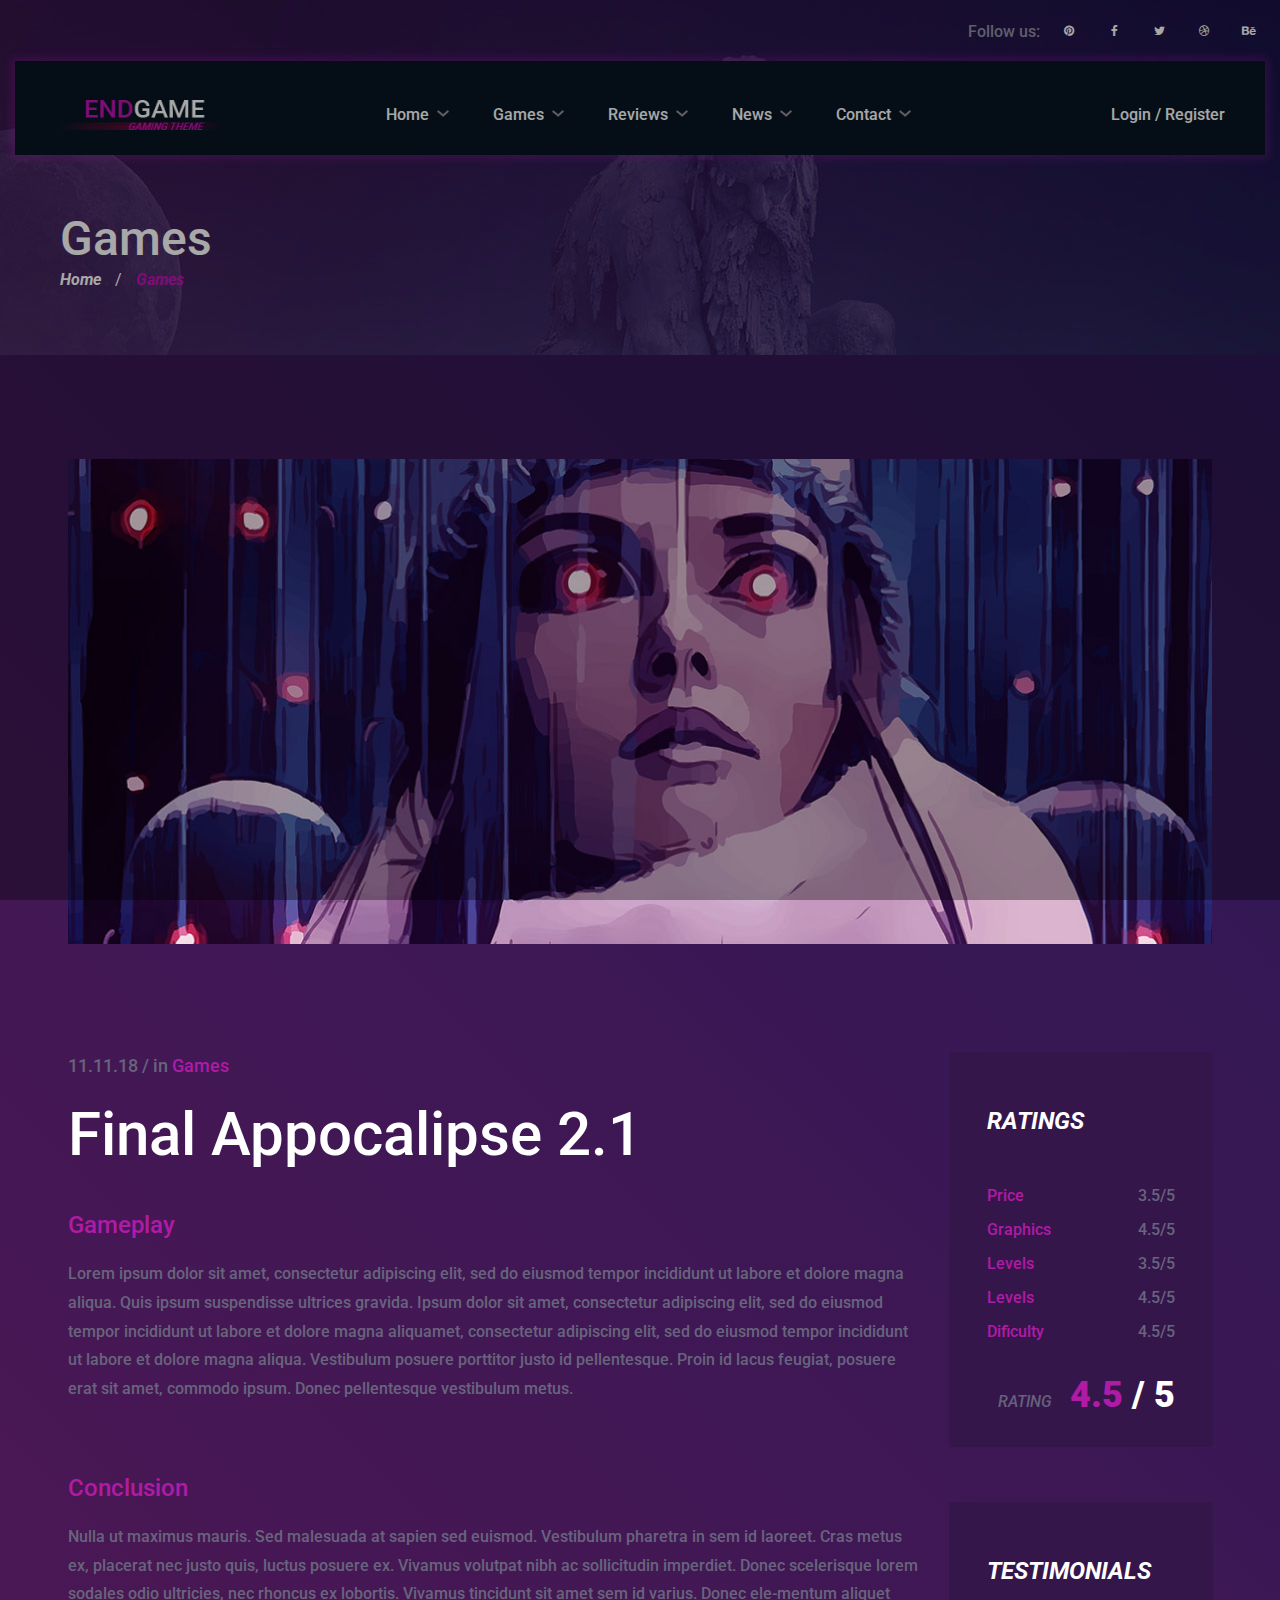
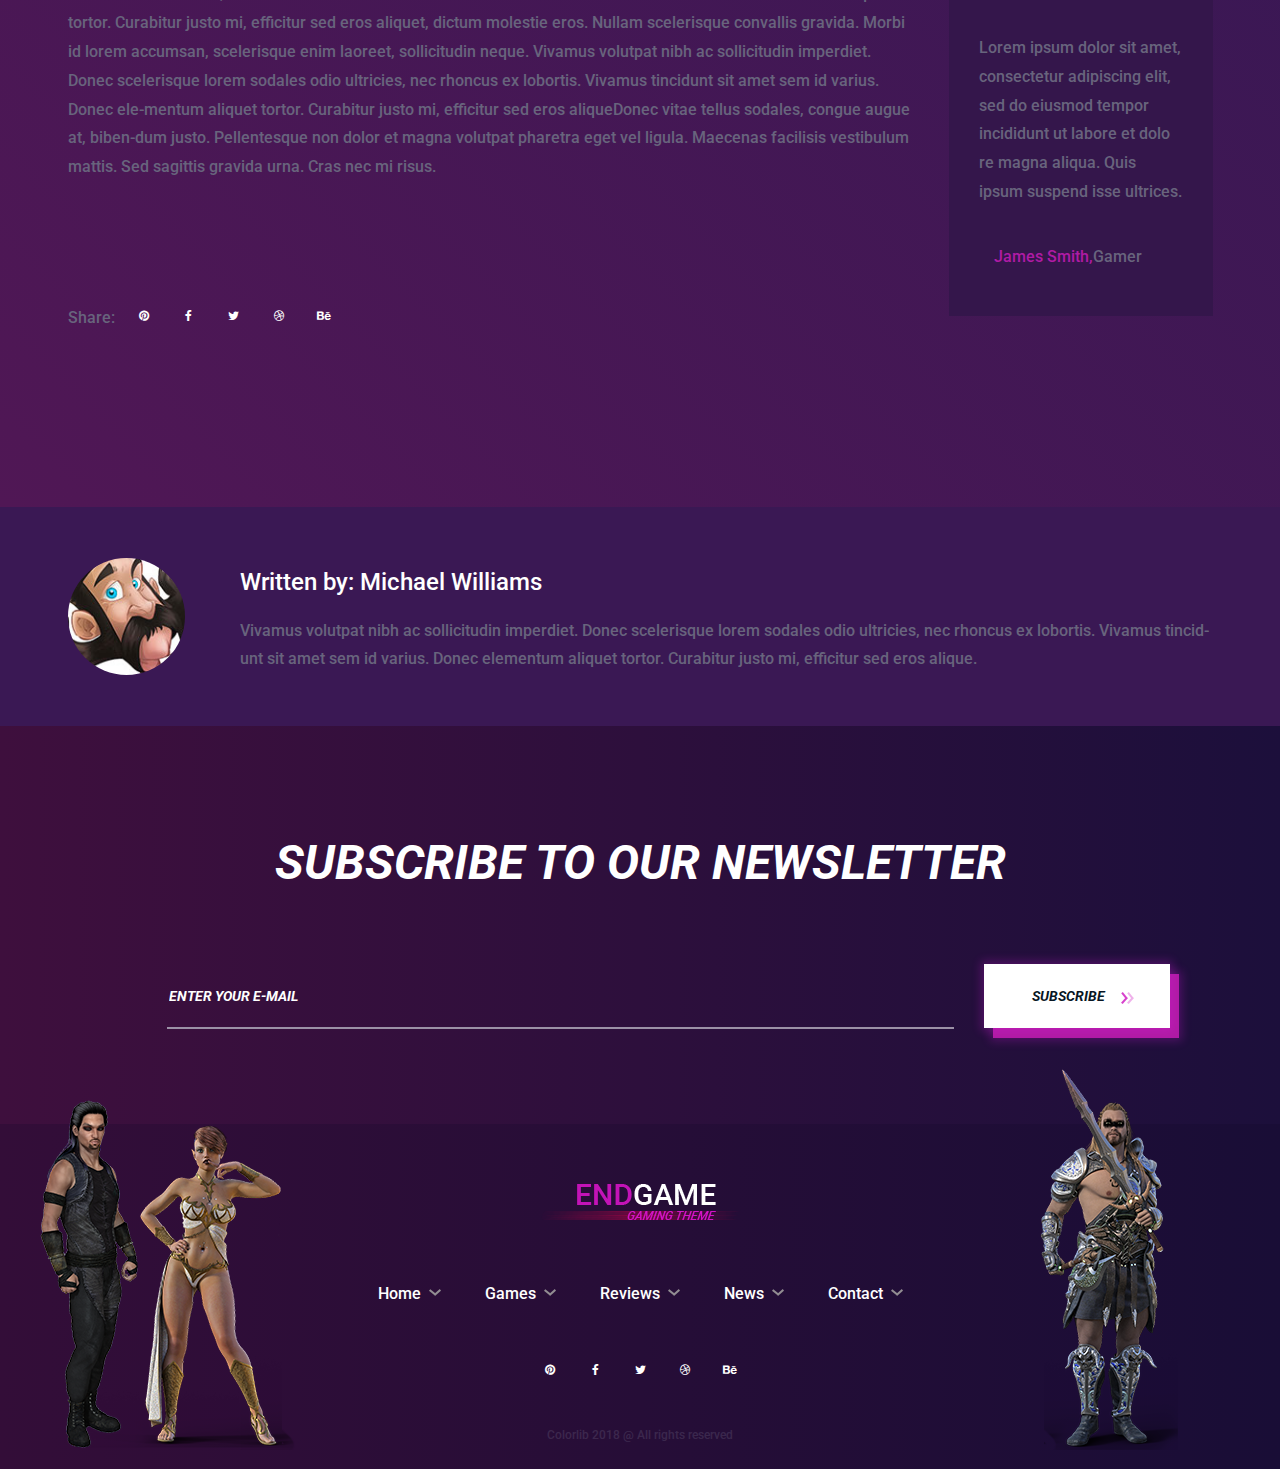
<file: GOWfandom/game-single.html>
<!DOCTYPE html>
<html lang="zxx">
<head>
	<title>EndGam - Gaming Magazine Template</title>
	<meta charset="UTF-8">
	<meta name="description" content="EndGam Gaming Magazine Template">
	<meta name="keywords" content="endGam,gGaming, magazine, html">
	<meta name="viewport" content="width=device-width, initial-scale=1.0">
	<!-- Favicon -->
	<link href="img/favicon.ico" rel="shortcut icon"/>

	<!-- Google Font -->
	<link href="https://fonts.googleapis.com/css?family=Roboto:400,400i,500,500i,700,700i,900,900i" rel="stylesheet">


	<!-- Stylesheets -->
	<link rel="stylesheet" href="css/bootstrap.min.css"/>
	<link rel="stylesheet" href="css/font-awesome.min.css"/>
	<link rel="stylesheet" href="css/slicknav.min.css"/>
	<link rel="stylesheet" href="css/owl.carousel.min.css"/>
	<link rel="stylesheet" href="css/magnific-popup.css"/>
	<link rel="stylesheet" href="css/animate.css"/>

	<!-- Main Stylesheets -->
	<link rel="stylesheet" href="css/style.css"/>


	<!--[if lt IE 9]>
		  <script src="https://oss.maxcdn.com/html5shiv/3.7.2/html5shiv.min.js"></script>
	  <script src="https://oss.maxcdn.com/respond/1.4.2/respond.min.js"></script>
	<![endif]-->

</head>
<body>
	<!-- Page Preloder -->
	<div id="preloder">
		<div class="loader"></div>
	</div>

	<!-- Header section -->
	<header class="header-section">
		<div class="header-warp">
			<div class="header-social d-flex justify-content-end">
				<p>Follow us:</p>
				<a href="#"><i class="fa fa-pinterest"></i></a>
				<a href="#"><i class="fa fa-facebook"></i></a>
				<a href="#"><i class="fa fa-twitter"></i></a>
				<a href="#"><i class="fa fa-dribbble"></i></a>
				<a href="#"><i class="fa fa-behance"></i></a>
			</div>
			<div class="header-bar-warp d-flex">
				<!-- site logo -->
				<a href="index.html" class="site-logo">
					<img src="./img/logo.png" alt="">
				</a>
				<nav class="top-nav-area w-100">
					<div class="user-panel">
						<a href="">Login</a> / <a href="">Register</a>
					</div>
					<!-- Menu -->
					<ul class="main-menu primary-menu">
						<li><a href="index.html">Home</a></li>
						<li><a href="games.html">Games</a>
							<ul class="sub-menu">
								<li><a href="game-single.html">Game Singel</a></li>
							</ul>
						</li>
						<li><a href="review.html">Reviews</a></li>
						<li><a href="blog.html">News</a></li>
						<li><a href="contact.html">Contact</a></li>
					</ul>
				</nav>
			</div>
		</div>
	</header>
	<!-- Header section end -->

	<!-- Page top section -->
	<section class="page-top-section set-bg" data-setbg="img/page-top-bg/1.jpg">
		<div class="page-info">
			<h2>Games</h2>
			<div class="site-breadcrumb">
				<a href="">Home</a>  /
				<span>Games</span>
			</div>
		</div>
	</section>
	<!-- Page top end-->


	<!-- Games section -->
	<section class="games-single-page">
		<div class="container">
			<div class="game-single-preview">
				<img src="img/games/big.jpg" alt="">
			</div>
			<div class="row">
				<div class="col-xl-9 col-lg-8 col-md-7 game-single-content">
					<div class="gs-meta">11.11.18  /  in <a href="">Games</a></div>
					<h2 class="gs-title">Final Appocalipse 2.1</h2>
					<h4>Gameplay</h4>
					<p>Lorem ipsum dolor sit amet, consectetur adipiscing elit, sed do eiusmod tempor incididunt ut labore et dolore magna aliqua. Quis ipsum suspendisse ultrices gravida. Ipsum dolor sit amet, consectetur adipiscing elit, sed do eiusmod tempor incididunt ut labore et dolore magna aliquamet, consectetur adipiscing elit, sed do eiusmod tempor incididunt ut labore et dolore magna aliqua. Vestibulum posuere porttitor justo id pellentesque. Proin id lacus feugiat, posuere erat sit amet, commodo ipsum. Donec pellentesque vestibulum metus.</p>
					<h4>Conclusion</h4>
					<p>Nulla ut maximus mauris. Sed malesuada at sapien sed euismod. Vestibulum pharetra in sem id laoreet. Cras metus ex, placerat nec justo quis, luctus posuere ex. Vivamus volutpat nibh ac sollicitudin imperdiet. Donec scelerisque lorem sodales odio ultricies, nec rhoncus ex lobortis. Vivamus tincidunt sit amet sem id varius. Donec ele-mentum aliquet tortor. Curabitur justo mi, efficitur sed eros aliquet, dictum molestie eros. Nullam scelerisque convallis gravida. Morbi id lorem accumsan, scelerisque enim laoreet, sollicitudin neque. Vivamus volutpat nibh ac sollicitudin imperdiet. Donec scelerisque lorem sodales odio ultricies, nec rhoncus ex lobortis. Vivamus tincidunt sit amet sem id varius. Donec ele-mentum aliquet tortor. Curabitur justo mi, efficitur sed eros aliqueDonec vitae tellus sodales, congue augue at, biben-dum justo. Pellentesque non dolor et magna volutpat pharetra eget vel ligula. Maecenas facilisis vestibulum mattis. Sed sagittis gravida urna. Cras nec mi risus.
					</p>
					<div class="geme-social-share pt-5 d-flex">
						<p>Share:</p>
						<a href="#"><i class="fa fa-pinterest"></i></a>
						<a href="#"><i class="fa fa-facebook"></i></a>
						<a href="#"><i class="fa fa-twitter"></i></a>
						<a href="#"><i class="fa fa-dribbble"></i></a>
						<a href="#"><i class="fa fa-behance"></i></a>
					</div>
				</div>
				<div class="col-xl-3 col-lg-4 col-md-5 sidebar game-page-sideber">
					<div id="stickySidebar">
						<div class="widget-item">
							<div class="rating-widget">
								<h4 class="widget-title">Ratings</h4>
								<ul>
									<li>Price<span>3.5/5</span></li>
									<li>Graphics<span>4.5/5</span></li>
									<li>Levels<span>3.5/5</span></li>
									<li>Levels<span>4.5/5</span></li>
									<li>Dificulty<span>4.5/5</span></li>
								</ul>
								<div class="rating">
									<h5><i>Rating</i><span>4.5</span> / 5</h5>
								</div>
							</div>
						</div>
						<div class="widget-item">
							<div class="testimonials-widget">
								<h4 class="widget-title">Testimonials</h4>
								<div class="testim-text">
									<p>Lorem ipsum dolor sit amet, consectetur adipiscing elit, sed do eiusmod tempor incididunt ut labore et dolo re magna aliqua. Quis ipsum suspend isse ultrices.</p>
									<h6><span>James Smith,</span>Gamer</h6>
								</div>
							</div>
						</div>
					</div>
				</div>
			</div>
		</div>
	</section>
	<!-- Games end-->

	<section class="game-author-section">
		<div class="container">
			<div class="game-author-pic set-bg" data-setbg="img/author.jpg"></div>
			<div class="game-author-info">
				<h4>Written by: Michael Williams</h4>
				<p>Vivamus volutpat nibh ac sollicitudin imperdiet. Donec scelerisque lorem sodales odio ultricies, nec rhoncus ex lobortis. Vivamus tincid-unt sit amet sem id varius. Donec elementum aliquet tortor. Curabitur justo mi, efficitur sed eros alique.</p>
			</div>
		</div>
	</section>


	<!-- Newsletter section -->
	<section class="newsletter-section">
		<div class="container">
			<h2>Subscribe to our newsletter</h2>
			<form class="newsletter-form">
				<input type="text" placeholder="ENTER YOUR E-MAIL">
				<button class="site-btn">subscribe  <img src="img/icons/double-arrow.png" alt="#"/></button>
			</form>
		</div>
	</section>
	<!-- Newsletter section end -->


	<!-- Footer section -->
	<footer class="footer-section">
		<div class="container">
			<div class="footer-left-pic">
				<img src="img/footer-left-pic.png" alt="">
			</div>
			<div class="footer-right-pic">
				<img src="img/footer-right-pic.png" alt="">
			</div>
			<a href="#" class="footer-logo">
				<img src="./img/logo.png" alt="">
			</a>
			<ul class="main-menu footer-menu">
				<li><a href="">Home</a></li>
				<li><a href="">Games</a></li>
				<li><a href="">Reviews</a></li>
				<li><a href="">News</a></li>
				<li><a href="">Contact</a></li>
			</ul>
			<div class="footer-social d-flex justify-content-center">
				<a href="#"><i class="fa fa-pinterest"></i></a>
				<a href="#"><i class="fa fa-facebook"></i></a>
				<a href="#"><i class="fa fa-twitter"></i></a>
				<a href="#"><i class="fa fa-dribbble"></i></a>
				<a href="#"><i class="fa fa-behance"></i></a>
			</div>
			<div class="copyright"><a href="">Colorlib</a> 2018 @ All rights reserved</div>
		</div>
	</footer>
	<!-- Footer section end -->


	<!--====== Javascripts & Jquery ======-->
	<script src="js/jquery-3.2.1.min.js"></script>
	<script src="js/bootstrap.min.js"></script>
	<script src="js/jquery.slicknav.min.js"></script>
	<script src="js/owl.carousel.min.js"></script>
	<script src="js/jquery.sticky-sidebar.min.js"></script>
	<script src="js/jquery.magnific-popup.min.js"></script>
	<script src="js/main.js"></script>

	</body>
</html>
</file>
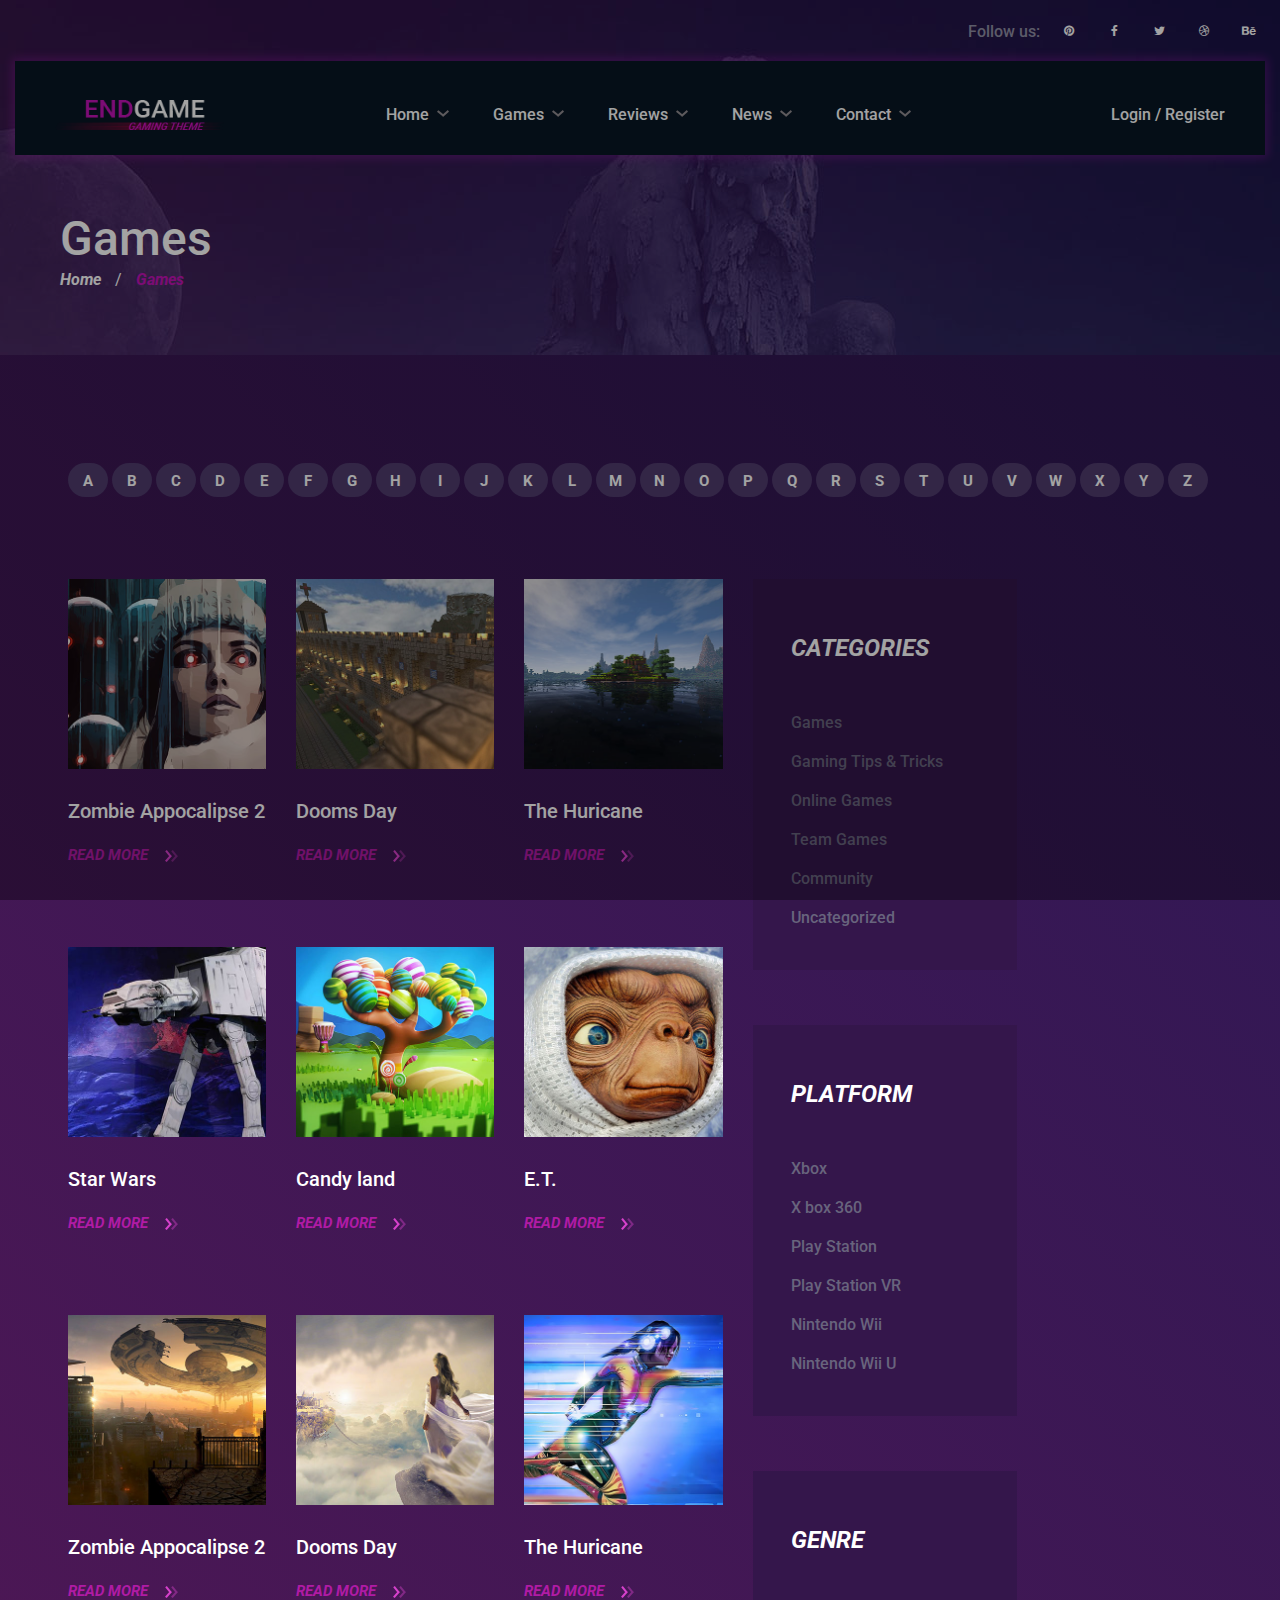
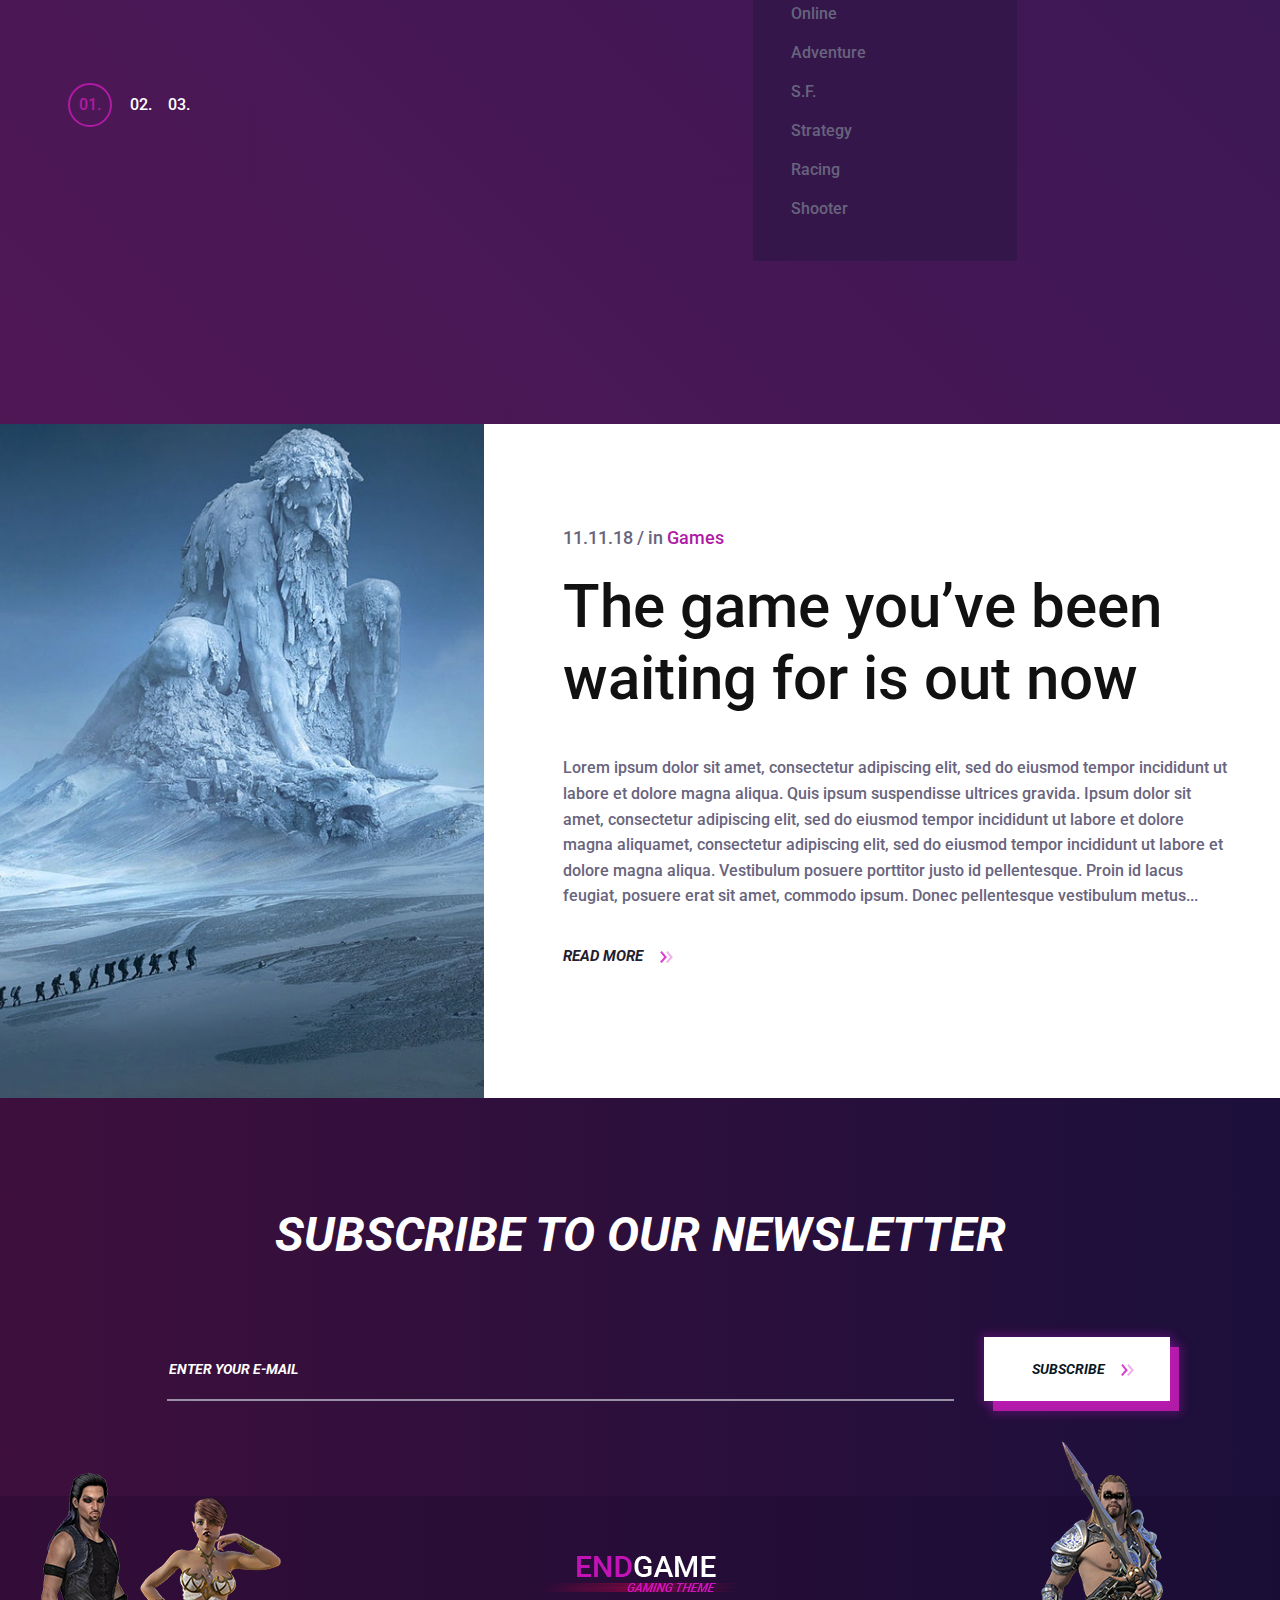
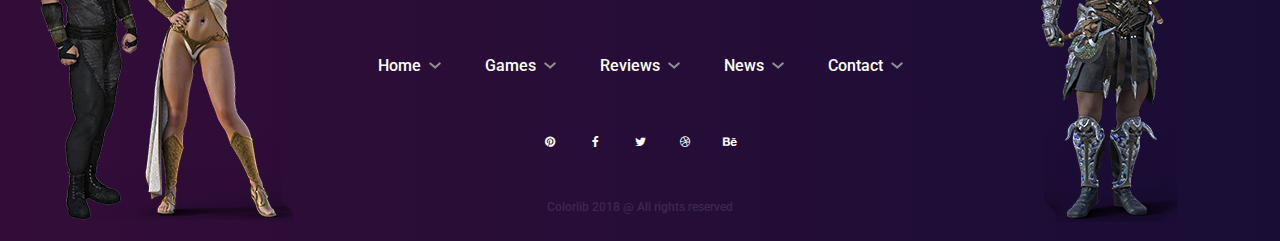
<file: GOWfandom/games.html>
<!DOCTYPE html>
<html lang="zxx">
<head>
	<title>EndGam - Gaming Magazine Template</title>
	<meta charset="UTF-8">
	<meta name="description" content="EndGam Gaming Magazine Template">
	<meta name="keywords" content="endGam,gGaming, magazine, html">
	<meta name="viewport" content="width=device-width, initial-scale=1.0">
	<!-- Favicon -->
	<link href="img/favicon.ico" rel="shortcut icon"/>

	<!-- Google Font -->
	<link href="https://fonts.googleapis.com/css?family=Roboto:400,400i,500,500i,700,700i,900,900i" rel="stylesheet">


	<!-- Stylesheets -->
	<link rel="stylesheet" href="css/bootstrap.min.css"/>
	<link rel="stylesheet" href="css/font-awesome.min.css"/>
	<link rel="stylesheet" href="css/slicknav.min.css"/>
	<link rel="stylesheet" href="css/owl.carousel.min.css"/>
	<link rel="stylesheet" href="css/magnific-popup.css"/>
	<link rel="stylesheet" href="css/animate.css"/>

	<!-- Main Stylesheets -->
	<link rel="stylesheet" href="css/style.css"/>


	<!--[if lt IE 9]>
		  <script src="https://oss.maxcdn.com/html5shiv/3.7.2/html5shiv.min.js"></script>
	  <script src="https://oss.maxcdn.com/respond/1.4.2/respond.min.js"></script>
	<![endif]-->

</head>
<body>
	<!-- Page Preloder -->
	<div id="preloder">
		<div class="loader"></div>
	</div>

	<!-- Header section -->
	<header class="header-section">
		<div class="header-warp">
			<div class="header-social d-flex justify-content-end">
				<p>Follow us:</p>
				<a href="#"><i class="fa fa-pinterest"></i></a>
				<a href="#"><i class="fa fa-facebook"></i></a>
				<a href="#"><i class="fa fa-twitter"></i></a>
				<a href="#"><i class="fa fa-dribbble"></i></a>
				<a href="#"><i class="fa fa-behance"></i></a>
			</div>
			<div class="header-bar-warp d-flex">
				<!-- site logo -->
				<a href="index.html" class="site-logo">
					<img src="./img/logo.png" alt="">
				</a>
				<nav class="top-nav-area w-100">
					<div class="user-panel">
						<a href="">Login</a> / <a href="">Register</a>
					</div>
					<!-- Menu -->
					<ul class="main-menu primary-menu">
						<li><a href="index.html">Home</a></li>
						<li><a href="games.html">Games</a>
							<ul class="sub-menu">
								<li><a href="game-single.html">Game Singel</a></li>
							</ul>
						</li>
						<li><a href="review.html">Reviews</a></li>
						<li><a href="blog.html">News</a></li>
						<li><a href="contact.html">Contact</a></li>
					</ul>
				</nav>
			</div>
		</div>
	</header>
	<!-- Header section end -->


	<!-- Page top section -->
	<section class="page-top-section set-bg" data-setbg="img/page-top-bg/1.jpg">
		<div class="page-info">
			<h2>Games</h2>
			<div class="site-breadcrumb">
				<a href="">Home</a>  /
				<span>Games</span>
			</div>
		</div>
	</section>
	<!-- Page top end-->




	<!-- Games section -->
	<section class="games-section">
		<div class="container">
			<ul class="game-filter">
				<li><a href="">A</a></li>
				<li><a href="">B</a></li>
				<li><a href="">C</a></li>
				<li><a href="">D</a></li>
				<li><a href="">E</a></li>
				<li><a href="">F</a></li>
				<li><a href="">G</a></li>
				<li><a href="">H</a></li>
				<li><a href="">I</a></li>
				<li><a href="">J</a></li>
				<li><a href="">K</a></li>
				<li><a href="">L</a></li>
				<li><a href="">M</a></li>
				<li><a href="">N</a></li>
				<li><a href="">O</a></li>
				<li><a href="">P</a></li>
				<li><a href="">Q</a></li>
				<li><a href="">R</a></li>
				<li><a href="">S</a></li>
				<li><a href="">T</a></li>
				<li><a href="">U</a></li>
				<li><a href="">V</a></li>
				<li><a href="">W</a></li>
				<li><a href="">X</a></li>
				<li><a href="">Y</a></li>
				<li><a href="">Z</a></li>
			</ul>
			<div class="row">
				<div class="col-xl-7 col-lg-8 col-md-7">
					<div class="row">
						<div class="col-lg-4 col-md-6">
							<div class="game-item">
								<img src="img/games/1.jpg" alt="#">
								<h5>Zombie Appocalipse 2</h5>
								<a href="game-single.html" class="read-more">Read More  <img src="img/icons/double-arrow.png" alt="#"/></a>
							</div>
						</div>
						<div class="col-lg-4 col-md-6">
							<div class="game-item">
								<img src="img/games/2.jpg" alt="#">
								<h5>Dooms Day</h5>
								<a href="game-single.html" class="read-more">Read More  <img src="img/icons/double-arrow.png" alt="#"/></a>
							</div>
						</div>
						<div class="col-lg-4 col-md-6">
							<div class="game-item">
								<img src="img/games/3.jpg" alt="#">
								<h5>The Huricane</h5>
								<a href="game-single.html" class="read-more">Read More  <img src="img/icons/double-arrow.png" alt="#"/></a>
							</div>
						</div>
						<div class="col-lg-4 col-md-6">
							<div class="game-item">
								<img src="img/games/4.jpg" alt="#">
								<h5>Star Wars</h5>
								<a href="game-single.html" class="read-more">Read More  <img src="img/icons/double-arrow.png" alt="#"/></a>
							</div>
						</div>
						<div class="col-lg-4 col-md-6">
							<div class="game-item">
								<img src="img/games/5.jpg" alt="#">
								<h5>Candy land</h5>
								<a href="game-single.html" class="read-more">Read More  <img src="img/icons/double-arrow.png" alt="#"/></a>
							</div>
						</div>
						<div class="col-lg-4 col-md-6">
							<div class="game-item">
								<img src="img/games/6.jpg" alt="#">
								<h5>E.T.</h5>
								<a href="game-single.html" class="read-more">Read More  <img src="img/icons/double-arrow.png" alt="#"/></a>
							</div>
						</div>
						<div class="col-lg-4 col-md-6">
							<div class="game-item">
								<img src="img/games/7.jpg" alt="#">
								<h5>Zombie Appocalipse 2</h5>
								<a href="game-single.html" class="read-more">Read More  <img src="img/icons/double-arrow.png" alt="#"/></a>
							</div>
						</div>
						<div class="col-lg-4 col-md-6">
							<div class="game-item">
								<img src="img/games/8.jpg" alt="#">
								<h5>Dooms Day</h5>
								<a href="game-single.html" class="read-more">Read More  <img src="img/icons/double-arrow.png" alt="#"/></a>
							</div>
						</div>
						<div class="col-lg-4 col-md-6">
							<div class="game-item">
								<img src="img/games/9.jpg" alt="#">
								<h5>The Huricane</h5>
								<a href="game-single.html" class="read-more">Read More  <img src="img/icons/double-arrow.png" alt="#"/></a>
							</div>
						</div>
					</div>
					<div class="site-pagination">
						<a href="#" class="active">01.</a>
						<a href="#">02.</a>
						<a href="#">03.</a>
					</div>
				</div>
				<div class="col-xl-3 col-lg-4 col-md-5 sidebar game-page-sideber">
					<div id="stickySidebar">
						<div class="widget-item">
							<div class="categories-widget">
								<h4 class="widget-title">categories</h4>
								<ul>
									<li><a href="">Games</a></li>
									<li><a href="">Gaming Tips & Tricks</a></li>
									<li><a href="">Online Games</a></li>
									<li><a href="">Team Games</a></li>
									<li><a href="">Community</a></li>
									<li><a href="">Uncategorized</a></li>
								</ul>
							</div>
						</div>
						<div class="widget-item">
							<div class="categories-widget">
								<h4 class="widget-title">platform</h4>
								<ul>
									<li><a href="">Xbox</a></li>
									<li><a href="">X box 360</a></li>
									<li><a href="">Play Station</a></li>
									<li><a href="">Play Station VR</a></li>
									<li><a href="">Nintendo Wii</a></li>
									<li><a href="">Nintendo Wii U</a></li>
								</ul>
							</div>
						</div>
						<div class="widget-item">
							<div class="categories-widget">
								<h4 class="widget-title">Genre</h4>
								<ul>
									<li><a href="">Online</a></li>
									<li><a href="">Adventure</a></li>
									<li><a href="">S.F.</a></li>
									<li><a href="">Strategy</a></li>
									<li><a href="">Racing</a></li>
									<li><a href="">Shooter</a></li>
								</ul>
							</div>
						</div>
					</div>
				</div>
			</div>
		</div>
	</section>
	<!-- Games end-->


	<!-- Featured section -->
	<section class="featured-section">
		<div class="featured-bg set-bg" data-setbg="img/featured-bg.jpg"></div>
		<div class="featured-box">
			<div class="text-box">
				<div class="top-meta">11.11.18  /  in <a href="">Games</a></div>
				<h3>The game you’ve been waiting  for is out now</h3>
				<p>Lorem ipsum dolor sit amet, consectetur adipiscing elit, sed do eiusmod tempor incididunt ut labore et dolore magna aliqua. Quis ipsum suspendisse ultrices gravida. Ipsum dolor sit amet, consectetur adipiscing elit, sed do eiusmod tempor incididunt ut labore et dolore magna aliquamet, consectetur adipiscing elit, sed do eiusmod tempor incididunt ut labore et dolore magna aliqua. Vestibulum posuere porttitor justo id pellentesque. Proin id lacus feugiat, posuere erat sit amet, commodo ipsum. Donec pellentesque vestibulum metus...</p>
				<a href="#" class="read-more">Read More <img src="img/icons/double-arrow.png" alt="#"/></a>
			</div>
		</div>
	</section>
	<!-- Featured section end-->


	<!-- Newsletter section -->
	<section class="newsletter-section">
		<div class="container">
			<h2>Subscribe to our newsletter</h2>
			<form class="newsletter-form">
				<input type="text" placeholder="ENTER YOUR E-MAIL">
				<button class="site-btn">subscribe  <img src="img/icons/double-arrow.png" alt="#"/></button>
			</form>
		</div>
	</section>
	<!-- Newsletter section end -->


	<!-- Footer section -->
	<footer class="footer-section">
		<div class="container">
			<div class="footer-left-pic">
				<img src="img/footer-left-pic.png" alt="">
			</div>
			<div class="footer-right-pic">
				<img src="img/footer-right-pic.png" alt="">
			</div>
			<a href="#" class="footer-logo">
				<img src="./img/logo.png" alt="">
			</a>
			<ul class="main-menu footer-menu">
				<li><a href="">Home</a></li>
				<li><a href="">Games</a></li>
				<li><a href="">Reviews</a></li>
				<li><a href="">News</a></li>
				<li><a href="">Contact</a></li>
			</ul>
			<div class="footer-social d-flex justify-content-center">
				<a href="#"><i class="fa fa-pinterest"></i></a>
				<a href="#"><i class="fa fa-facebook"></i></a>
				<a href="#"><i class="fa fa-twitter"></i></a>
				<a href="#"><i class="fa fa-dribbble"></i></a>
				<a href="#"><i class="fa fa-behance"></i></a>
			</div>
			<div class="copyright"><a href="">Colorlib</a> 2018 @ All rights reserved</div>
		</div>
	</footer>
	<!-- Footer section end -->


	<!--====== Javascripts & Jquery ======-->
	<script src="js/jquery-3.2.1.min.js"></script>
	<script src="js/bootstrap.min.js"></script>
	<script src="js/jquery.slicknav.min.js"></script>
	<script src="js/owl.carousel.min.js"></script>
	<script src="js/jquery.sticky-sidebar.min.js"></script>
	<script src="js/jquery.magnific-popup.min.js"></script>
	<script src="js/main.js"></script>

	</body>
</html>
</file>
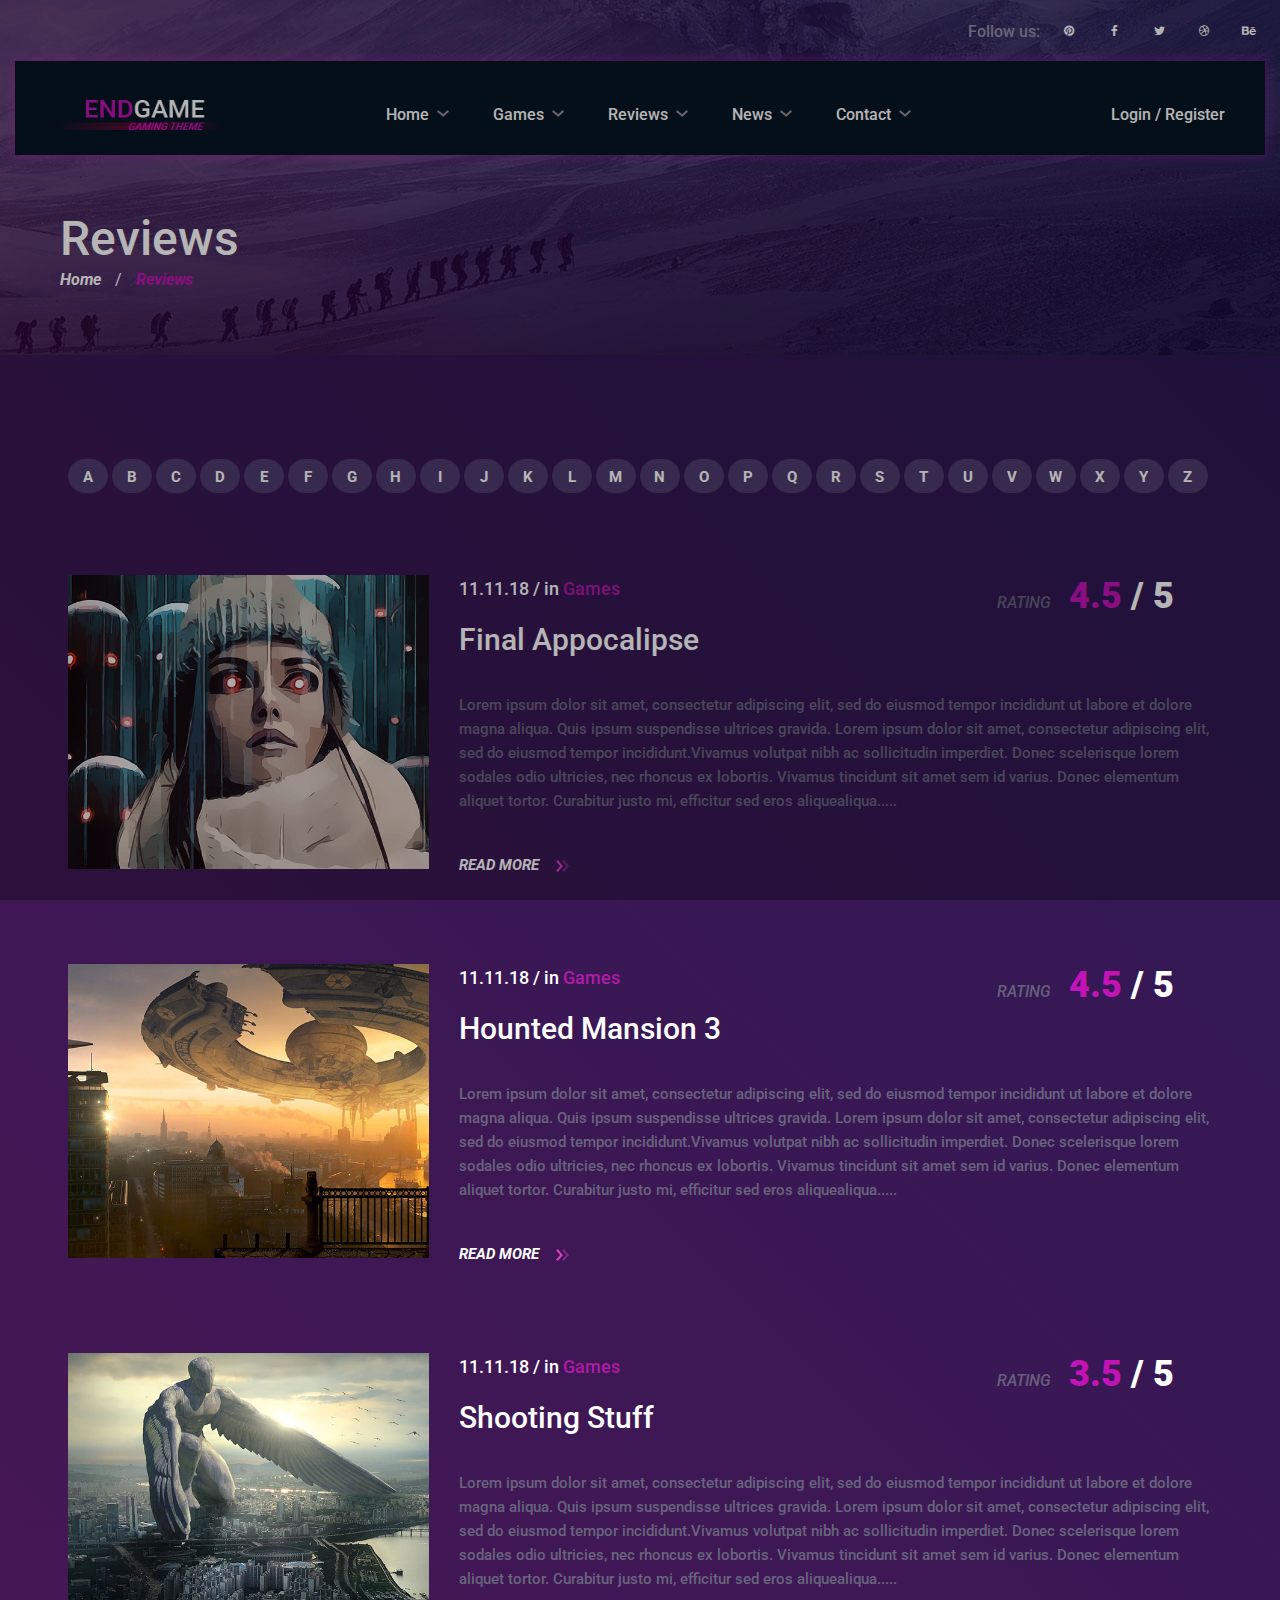
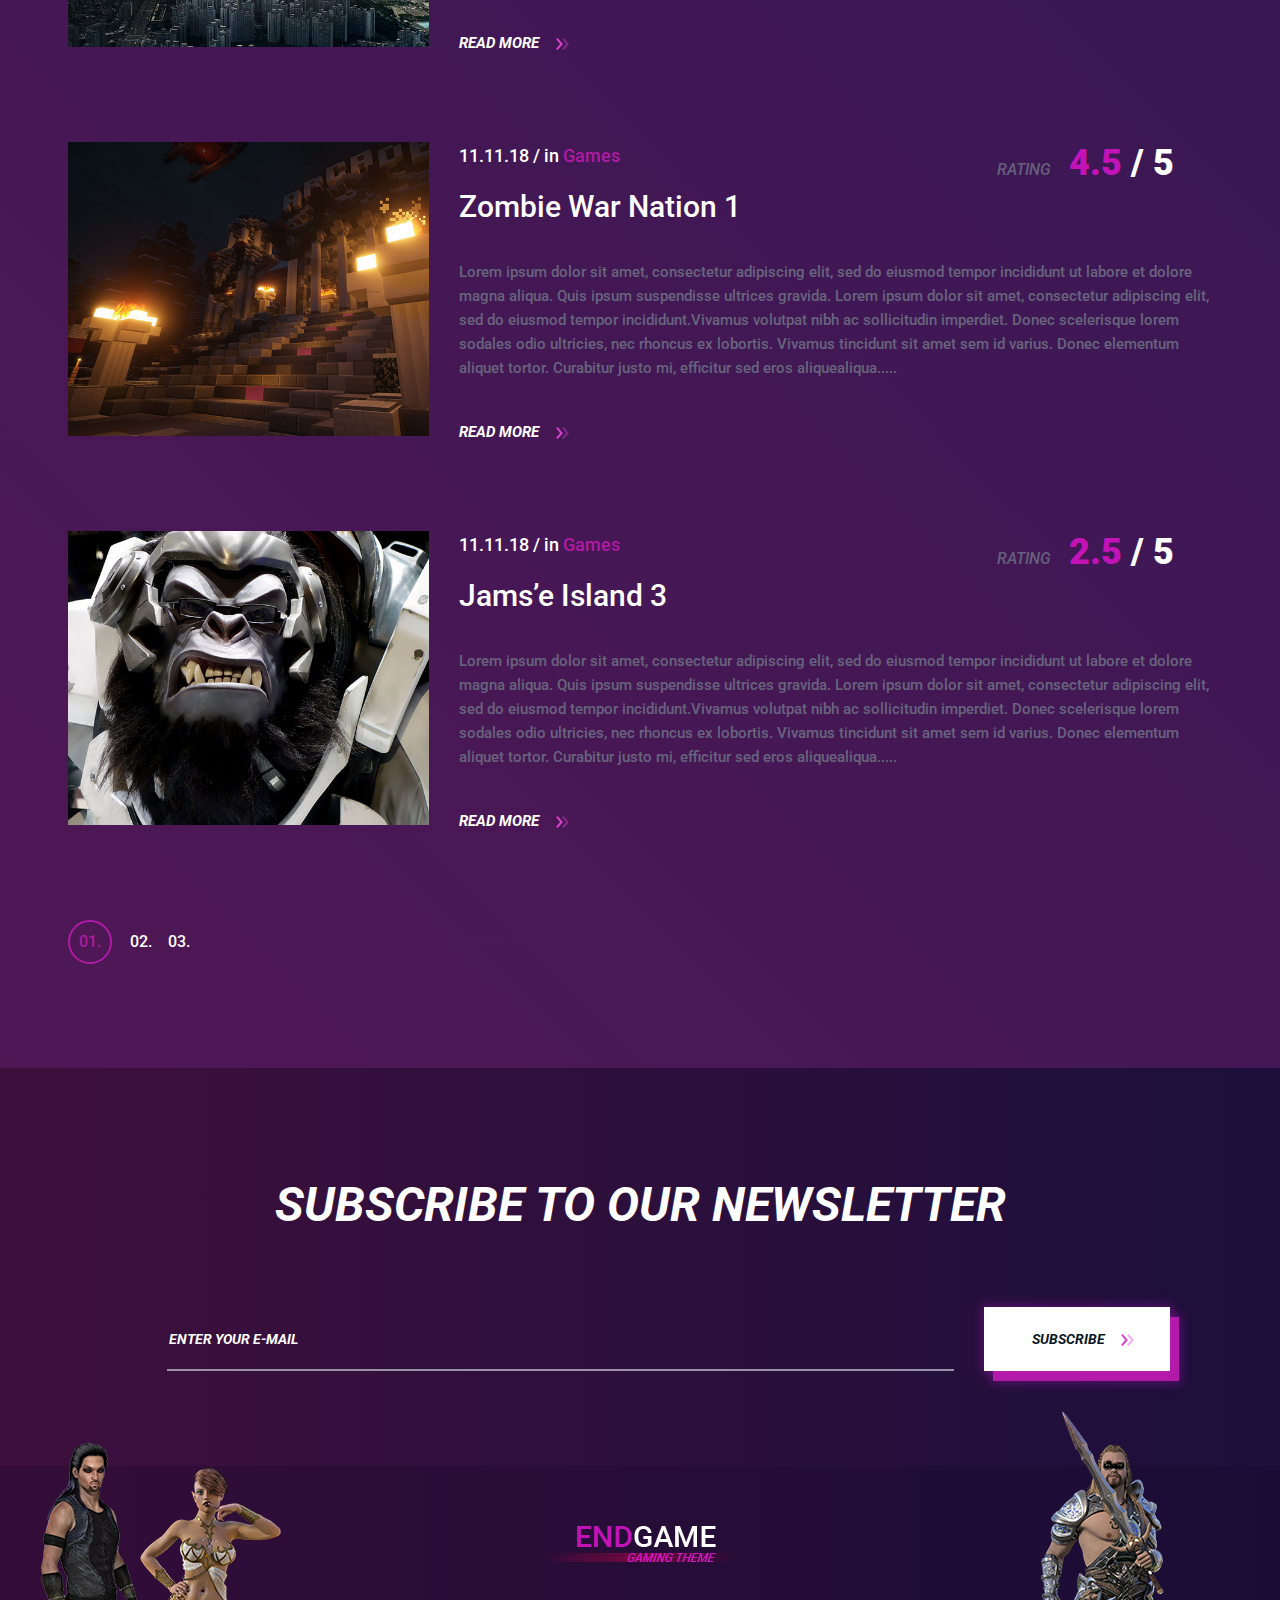
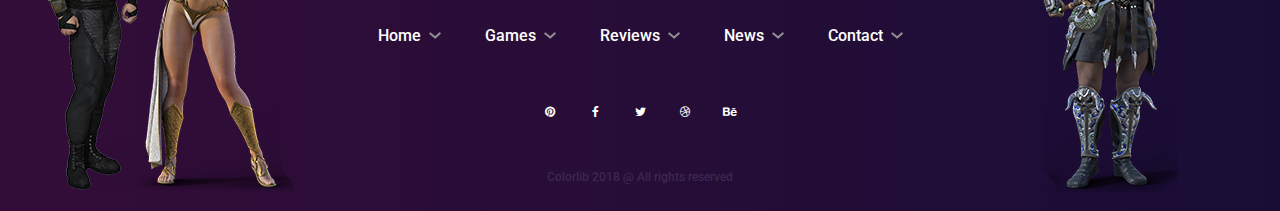
<file: GOWfandom/review.html>
<!DOCTYPE html>
<html lang="zxx">
<head>
	<title>EndGam - Gaming Magazine Template</title>
	<meta charset="UTF-8">
	<meta name="description" content="EndGam Gaming Magazine Template">
	<meta name="keywords" content="endGam,gGaming, magazine, html">
	<meta name="viewport" content="width=device-width, initial-scale=1.0">
	<!-- Favicon -->
	<link href="img/favicon.ico" rel="shortcut icon"/>

	<!-- Google Font -->
	<link href="https://fonts.googleapis.com/css?family=Roboto:400,400i,500,500i,700,700i,900,900i" rel="stylesheet">


	<!-- Stylesheets -->
	<link rel="stylesheet" href="css/bootstrap.min.css"/>
	<link rel="stylesheet" href="css/font-awesome.min.css"/>
	<link rel="stylesheet" href="css/slicknav.min.css"/>
	<link rel="stylesheet" href="css/owl.carousel.min.css"/>
	<link rel="stylesheet" href="css/magnific-popup.css"/>
	<link rel="stylesheet" href="css/animate.css"/>

	<!-- Main Stylesheets -->
	<link rel="stylesheet" href="css/style.css"/>


	<!--[if lt IE 9]>
		  <script src="https://oss.maxcdn.com/html5shiv/3.7.2/html5shiv.min.js"></script>
	  <script src="https://oss.maxcdn.com/respond/1.4.2/respond.min.js"></script>
	<![endif]-->

</head>
<body>
	<!-- Page Preloder -->
	<div id="preloder">
		<div class="loader"></div>
	</div>

	<!-- Header section -->
	<header class="header-section">
		<div class="header-warp">
			<div class="header-social d-flex justify-content-end">
				<p>Follow us:</p>
				<a href="#"><i class="fa fa-pinterest"></i></a>
				<a href="#"><i class="fa fa-facebook"></i></a>
				<a href="#"><i class="fa fa-twitter"></i></a>
				<a href="#"><i class="fa fa-dribbble"></i></a>
				<a href="#"><i class="fa fa-behance"></i></a>
			</div>
			<div class="header-bar-warp d-flex">
				<!-- site logo -->
				<a href="index.html" class="site-logo">
					<img src="./img/logo.png" alt="">
				</a>
				<nav class="top-nav-area w-100">
					<div class="user-panel">
						<a href="">Login</a> / <a href="">Register</a>
					</div>
					<!-- Menu -->
					<ul class="main-menu primary-menu">
						<li><a href="index.html">Home</a></li>
						<li><a href="games.html">Games</a>
							<ul class="sub-menu">
								<li><a href="game-single.html">Game Singel</a></li>
							</ul>
						</li>
						<li><a href="review.html">Reviews</a></li>
						<li><a href="blog.html">News</a></li>
						<li><a href="contact.html">Contact</a></li>
					</ul>
				</nav>
			</div>
		</div>
	</header>
	<!-- Header section end -->


	<!-- Page top section -->
	<section class="page-top-section set-bg" data-setbg="img/page-top-bg/2.jpg">
		<div class="page-info">
			<h2>Reviews</h2>
			<div class="site-breadcrumb">
				<a href="">Home</a>  /
				<span>Reviews</span>
			</div>
		</div>
	</section>
	<!-- Page top end-->


	<!-- Review section -->
	<section class="review-section">
		<div class="container">
			<ul class="game-filter">
				<li><a href="">A</a></li>
				<li><a href="">B</a></li>
				<li><a href="">C</a></li>
				<li><a href="">D</a></li>
				<li><a href="">E</a></li>
				<li><a href="">F</a></li>
				<li><a href="">G</a></li>
				<li><a href="">H</a></li>
				<li><a href="">I</a></li>
				<li><a href="">J</a></li>
				<li><a href="">K</a></li>
				<li><a href="">L</a></li>
				<li><a href="">M</a></li>
				<li><a href="">N</a></li>
				<li><a href="">O</a></li>
				<li><a href="">P</a></li>
				<li><a href="">Q</a></li>
				<li><a href="">R</a></li>
				<li><a href="">S</a></li>
				<li><a href="">T</a></li>
				<li><a href="">U</a></li>
				<li><a href="">V</a></li>
				<li><a href="">W</a></li>
				<li><a href="">X</a></li>
				<li><a href="">Y</a></li>
				<li><a href="">Z</a></li>
			</ul>
			<div class="review-item">
				<div class="row">
					<div class="col-lg-4">
						<div class="review-pic">
							<img src="img/review/1.jpg" alt="">
						</div>
					</div>
					<div class="col-lg-8">
						<div class="review-content text-box text-white">
							<div class="rating">
								<h5><i>Rating</i><span>4.5</span> / 5</h5>
							</div>
							<div class="top-meta">11.11.18  /  in <a href="">Games</a></div>
							<h3>Final Appocalipse</h3>
							<p>Lorem ipsum dolor sit amet, consectetur adipiscing elit, sed do eiusmod tempor incididunt ut labore et dolore magna aliqua. Quis ipsum suspendisse ultrices gravida. Lorem ipsum dolor sit amet, consectetur adipiscing elit, sed do eiusmod tempor incididunt.Vivamus volutpat nibh ac sollicitudin imperdiet. Donec scelerisque lorem sodales odio ultricies, nec rhoncus ex lobortis. Vivamus tincidunt sit amet sem id varius. Donec elementum aliquet tortor. Curabitur justo mi, efficitur sed eros aliquealiqua.....</p>
							<a href="#" class="read-more">Read More  <img src="img/icons/double-arrow.png" alt="#"/></a>
						</div>
					</div>
				</div>
			</div>
			<div class="review-item">
				<div class="row">
					<div class="col-lg-4">
						<div class="review-pic">
							<img src="img/review/2.jpg" alt="">
						</div>
					</div>
					<div class="col-lg-8">
						<div class="review-content text-box text-white">
							<div class="rating">
								<h5><i>Rating</i><span>4.5</span> / 5</h5>
							</div>
							<div class="top-meta">11.11.18  /  in <a href="">Games</a></div>
							<h3>Hounted Mansion 3</h3>
							<p>Lorem ipsum dolor sit amet, consectetur adipiscing elit, sed do eiusmod tempor incididunt ut labore et dolore magna aliqua. Quis ipsum suspendisse ultrices gravida. Lorem ipsum dolor sit amet, consectetur adipiscing elit, sed do eiusmod tempor incididunt.Vivamus volutpat nibh ac sollicitudin imperdiet. Donec scelerisque lorem sodales odio ultricies, nec rhoncus ex lobortis. Vivamus tincidunt sit amet sem id varius. Donec elementum aliquet tortor. Curabitur justo mi, efficitur sed eros aliquealiqua.....</p>
							<a href="#" class="read-more">Read More  <img src="img/icons/double-arrow.png" alt="#"/></a>
						</div>
					</div>
				</div>
			</div>
			<div class="review-item">
				<div class="row">
					<div class="col-lg-4">
						<div class="review-pic">
							<img src="img/review/3.jpg" alt="">
						</div>
					</div>
					<div class="col-lg-8">
						<div class="review-content text-box text-white">
							<div class="rating">
								<h5><i>Rating</i><span>3.5</span> / 5</h5>
							</div>
							<div class="top-meta">11.11.18  /  in <a href="">Games</a></div>
							<h3>Shooting Stuff</h3>
							<p>Lorem ipsum dolor sit amet, consectetur adipiscing elit, sed do eiusmod tempor incididunt ut labore et dolore magna aliqua. Quis ipsum suspendisse ultrices gravida. Lorem ipsum dolor sit amet, consectetur adipiscing elit, sed do eiusmod tempor incididunt.Vivamus volutpat nibh ac sollicitudin imperdiet. Donec scelerisque lorem sodales odio ultricies, nec rhoncus ex lobortis. Vivamus tincidunt sit amet sem id varius. Donec elementum aliquet tortor. Curabitur justo mi, efficitur sed eros aliquealiqua.....</p>
							<a href="#" class="read-more">Read More  <img src="img/icons/double-arrow.png" alt="#"/></a>
						</div>
					</div>
				</div>
			</div>
			<div class="review-item">
				<div class="row">
					<div class="col-lg-4">
						<div class="review-pic">
							<img src="img/review/4.jpg" alt="">
						</div>
					</div>
					<div class="col-lg-8">
						<div class="review-content text-box text-white">
							<div class="rating">
								<h5><i>Rating</i><span>4.5</span> / 5</h5>
							</div>
							<div class="top-meta">11.11.18  /  in <a href="">Games</a></div>
							<h3>Zombie War Nation 1</h3>
							<p>Lorem ipsum dolor sit amet, consectetur adipiscing elit, sed do eiusmod tempor incididunt ut labore et dolore magna aliqua. Quis ipsum suspendisse ultrices gravida. Lorem ipsum dolor sit amet, consectetur adipiscing elit, sed do eiusmod tempor incididunt.Vivamus volutpat nibh ac sollicitudin imperdiet. Donec scelerisque lorem sodales odio ultricies, nec rhoncus ex lobortis. Vivamus tincidunt sit amet sem id varius. Donec elementum aliquet tortor. Curabitur justo mi, efficitur sed eros aliquealiqua.....</p>
							<a href="#" class="read-more">Read More  <img src="img/icons/double-arrow.png" alt="#"/></a>
						</div>
					</div>
				</div>
			</div>
			<div class="review-item">
				<div class="row">
					<div class="col-lg-4">
						<div class="review-pic">
							<img src="img/review/5.jpg" alt="">
						</div>
					</div>
					<div class="col-lg-8">
						<div class="review-content text-box text-white">
							<div class="rating">
								<h5><i>Rating</i><span>2.5</span> / 5</h5>
							</div>
							<div class="top-meta">11.11.18  /  in <a href="">Games</a></div>
							<h3>Jams’e Island 3</h3>
							<p>Lorem ipsum dolor sit amet, consectetur adipiscing elit, sed do eiusmod tempor incididunt ut labore et dolore magna aliqua. Quis ipsum suspendisse ultrices gravida. Lorem ipsum dolor sit amet, consectetur adipiscing elit, sed do eiusmod tempor incididunt.Vivamus volutpat nibh ac sollicitudin imperdiet. Donec scelerisque lorem sodales odio ultricies, nec rhoncus ex lobortis. Vivamus tincidunt sit amet sem id varius. Donec elementum aliquet tortor. Curabitur justo mi, efficitur sed eros aliquealiqua.....</p>
							<a href="#" class="read-more">Read More  <img src="img/icons/double-arrow.png" alt="#"/></a>
						</div>
					</div>
				</div>
			</div>
			<div class="site-pagination">
				<a href="#" class="active">01.</a>
				<a href="#">02.</a>
				<a href="#">03.</a>
			</div>
		</div>
	</section>
	<!-- Review section end-->


	<!-- Newsletter section -->
	<section class="newsletter-section">
		<div class="container">
			<h2>Subscribe to our newsletter</h2>
			<form class="newsletter-form">
				<input type="text" placeholder="ENTER YOUR E-MAIL">
				<button class="site-btn">subscribe  <img src="img/icons/double-arrow.png" alt="#"/></button>
			</form>
		</div>
	</section>
	<!-- Newsletter section end -->


	<!-- Footer section -->
	<footer class="footer-section">
		<div class="container">
			<div class="footer-left-pic">
				<img src="img/footer-left-pic.png" alt="">
			</div>
			<div class="footer-right-pic">
				<img src="img/footer-right-pic.png" alt="">
			</div>
			<a href="#" class="footer-logo">
				<img src="./img/logo.png" alt="">
			</a>
			<ul class="main-menu footer-menu">
				<li><a href="">Home</a></li>
				<li><a href="">Games</a></li>
				<li><a href="">Reviews</a></li>
				<li><a href="">News</a></li>
				<li><a href="">Contact</a></li>
			</ul>
			<div class="footer-social d-flex justify-content-center">
				<a href="#"><i class="fa fa-pinterest"></i></a>
				<a href="#"><i class="fa fa-facebook"></i></a>
				<a href="#"><i class="fa fa-twitter"></i></a>
				<a href="#"><i class="fa fa-dribbble"></i></a>
				<a href="#"><i class="fa fa-behance"></i></a>
			</div>
			<div class="copyright"><a href="">Colorlib</a> 2018 @ All rights reserved</div>
		</div>
	</footer>
	<!-- Footer section end -->


	<!--====== Javascripts & Jquery ======-->
	<script src="js/jquery-3.2.1.min.js"></script>
	<script src="js/bootstrap.min.js"></script>
	<script src="js/jquery.slicknav.min.js"></script>
	<script src="js/owl.carousel.min.js"></script>
	<script src="js/jquery.sticky-sidebar.min.js"></script>
	<script src="js/jquery.magnific-popup.min.js"></script>
	<script src="js/main.js"></script>

	</body>
</html>
</file>
<file: GOWfandom/css/style.css>
/* =================================
------------------------------------
  EndGam - Gaming Magazine Template
  Version: 1.0
 ------------------------------------
 ====================================*/



/*----------------------------------------*/
/* Template default CSS
/*----------------------------------------*/

html,
body {
	height: 100%;
	font-family: 'Roboto', sans-serif;
	-webkit-font-smoothing: antialiased;
	font-smoothing: antialiased;
}

h1,
h2,
h3,
h4,
h5,
h6 {
	margin: 0;
	color: #111111;
	font-weight: 500;
}

h1 {
	font-size: 70px;
}

h2 {
	font-size: 36px;
}

h3 {
	font-size: 30px;
}

h4 {
	font-size: 24px;
}

h5 {
	font-size: 18px;
}

h6 {
	font-size: 16px;
}

p {
	font-size: 15px;
	color: #585858;
	line-height: 1.6;
	font-weight: 500;
}

img {
	max-width: 100%;
}

input:focus,
select:focus,
button:focus,
textarea:focus {
	outline: none;
}

a:hover,
a:focus {
	text-decoration: none;
	outline: none;
}

ul,
ol {
	padding: 0;
	margin: 0;
}

::-webkit-input-placeholder {
	color: #fff;
	font-style: italic;
	text-transform: uppercase;
}

:-ms-input-placeholder {
	color: #fff;
	font-style: italic;
	text-transform: uppercase;
}

::-ms-input-placeholder {
	color: #fff;
	font-style: italic;
	text-transform: uppercase;
}

::placeholder {
	color: #fff;
	font-style: italic;
	text-transform: uppercase;
}

/*---------------------
  Helper CSS
-----------------------*/

.section-title h2 {
	font-size: 30px;
	text-transform: uppercase;
	font-weight: 700;
	font-style: italic;
}

.set-bg {
	background-repeat: no-repeat;
	background-size: cover;
	background-position: top center;
}

.spad {
	padding-top: 105px;
	padding-bottom: 105px;
}

.text-white h1,
.text-white h2,
.text-white h3,
.text-white h4,
.text-white h5,
.text-white h6,
.text-white p,
.text-white span,
.text-white li,
.text-white a {
	color: #fff;
}

/*---------------------
  Commom elements
-----------------------*/

/* buttons */

.site-btn {
	display: inline-block;
	border: none;
	font-size: 14px;
	font-weight: 700;
	font-style: italic;
	min-width: 186px;
	padding: 24px 30px;
	border-radius: 0;
	text-transform: uppercase;
	color: #081624;
	line-height: normal;
	cursor: pointer;
	text-align: center;
	background: #fff;
	position: relative;
	z-index: 1;
}

.site-btn img {
	position: relative;
	left: 13px;
	width: auto !important;
	display: inline-block !important;
}

.site-btn:after,
.site-btn:before {
	position: absolute;
	content: "";
	width: 100%;
	height: 100%;
	left: 9px;
	top: 10px;
	background: #b01ba5;
	z-index: -2;
	-webkit-box-shadow: 0 0 9px 3px rgba(226, 30, 228, 0.24);
	box-shadow: 0 0 9px 3px rgba(226, 30, 228, 0.24);
}

.site-btn:before {
	left: 0;
	top: 0;
	background: #fff;
	z-index: -1;
}

.site-btn:hover {
	color: #081624;
}

/* Preloder */

#preloder {
	position: fixed;
	width: 100%;
	height: 100%;
	top: 0;
	left: 0;
	z-index: 999999;
	background: #000;
}

.loader {
	width: 40px;
	height: 40px;
	position: absolute;
	top: 50%;
	left: 50%;
	margin-top: -13px;
	margin-left: -13px;
	border-radius: 60px;
	animation: loader 0.8s linear infinite;
	-webkit-animation: loader 0.8s linear infinite;
}

@keyframes loader {
	0% {
		-webkit-transform: rotate(0deg);
		transform: rotate(0deg);
		border: 4px solid #f44336;
		border-left-color: transparent;
	}
	50% {
		-webkit-transform: rotate(180deg);
		transform: rotate(180deg);
		border: 4px solid #673ab7;
		border-left-color: transparent;
	}
	100% {
		-webkit-transform: rotate(360deg);
		transform: rotate(360deg);
		border: 4px solid #f44336;
		border-left-color: transparent;
	}
}

@-webkit-keyframes loader {
	0% {
		-webkit-transform: rotate(0deg);
		border: 4px solid #f44336;
		border-left-color: transparent;
	}
	50% {
		-webkit-transform: rotate(180deg);
		border: 4px solid #673ab7;
		border-left-color: transparent;
	}
	100% {
		-webkit-transform: rotate(360deg);
		border: 4px solid #f44336;
		border-left-color: transparent;
	}
}

/*------------------
  Header section
---------------------*/

.header-section {
	position: absolute;
	width: 100%;
	left: 0;
	top: 0;
	z-index: 99;
	padding: 15px 15px 0;
}

.header-warp {
	max-width: 1496px;
	margin: 0 auto;
}

.header-social p,
.footer-social p,
.geme-social-share p {
	display: inline-block;
	color: #9190a5;
	font-size: 16px;
	padding-top: 4px;
}

.header-social a,
.footer-social a,
.geme-social-share a {
	display: -ms-inline-flex;
	display: -webkit-inline-box;
	display: -ms-inline-flexbox;
	display: inline-flex;
	width: 32px;
	height: 32px;
	-webkit-box-align: center;
	-ms-flex-align: center;
	align-items: center;
	-webkit-box-pack: center;
	-ms-flex-pack: center;
	justify-content: center;
	border-radius: 50%;
	color: #fff;
	font-size: 12px;
	margin-left: 13px;
	-webkit-transition: all 0.3s;
	-o-transition: all 0.3s;
	transition: all 0.3s;
}

.header-social a:hover,
.footer-social a:hover,
.geme-social-share a:hover {
	background: #b01ba5;
}

.header-bar-warp {
	background: #081624;
	padding: 39px 40px 0;
	-webkit-box-shadow: 0 0 9px 3px rgba(226, 30, 228, 0.24);
	box-shadow: 0 0 9px 3px rgba(226, 30, 228, 0.24);
}

.site-logo {
	float: left;
}

.user-panel {
	float: right;
	font-size: 16px;
	font-weight: 500;
	color: #fff;
	padding-top: 3px;
}

.user-panel a {
	color: #fff;
}

.user-panel a:hover {
	color: #b01ba5;
}

.main-menu {
	list-style: none;
	text-align: center;
	padding-top: 3px;
}

.main-menu li {
	display: inline-block;
	position: relative;
}

.main-menu li a {
	display: block;
	font-size: 16px;
	font-weight: 500;
	color: #fff;
	margin-right: 40px;
	padding-bottom: 28px;
	position: relative;
	padding-right: 20px;
}

.main-menu li a:after {
	position: absolute;
	content: "";
	width: 20px;
	height: 20px;
	right: 0;
	top: 1px;
	background-image: url("../img/icons/arrow-down.png");
	background-repeat: no-repeat;
	background-position: right center;
}

.main-menu li a i {
	color: #928d92;
	margin-left: 5px;
}

.main-menu li a:hover {
	color: #b01ba5;
}

.main-menu li a:hover:after {
	background-image: url("../img/icons/arrow-down-color.png");
}

.main-menu li a:hover i {
	color: #b01ba5;
}

.main-menu li:hover .sub-menu {
	visibility: visible;
	opacity: 1;
	margin-top: 0;
}

.main-menu li:hover>a {
	color: #b01ba5;
}

.main-menu li:hover>a:after {
	background-image: url("../img/icons/arrow-down-color.png");
}

.main-menu li .sub-menu {
	position: absolute;
	list-style: none;
	text-align: left;
	width: 220px;
	left: 0;
	top: 100%;
	padding: 20px 0;
	visibility: hidden;
	opacity: 0;
	margin-top: 50px;
	background: #fff;
	z-index: 99;
	-webkit-transition: all 0.4s;
	-o-transition: all 0.4s;
	transition: all 0.4s;
	-webkit-box-shadow: 2px 7px 20px rgba(0, 0, 0, 0.4);
	box-shadow: 2px 7px 20px rgba(0, 0, 0, 0.4);
}

.main-menu li .sub-menu li {
	display: block;
}

.main-menu li .sub-menu li a {
	display: block;
	color: #000;
	margin-right: 0;
	padding: 8px 30px;
}

.main-menu li .sub-menu li a:after {
	display: none;
}

.main-menu li .sub-menu li a:hover {
	color: #b01ba5;
}

.slicknav_menu {
	display: none;
}

/*------------------
  Hero section
---------------------*/

.hero-slider .owl-dots {
	display: -ms-flex;
	display: -webkit-box;
	display: -ms-flexbox;
	display: flex;
	z-index: 2;
	left: calc(50% - 740px);
	bottom: 38px;
	position: relative;
	width: 1496px;
	position: absolute;
}

.hero-slider .owl-dots .owl-dot {
	width: 44px;
	height: 44px;
	border-radius: 50%;
	font-size: 16px;
	font-weight: 500;
	border: 2px solid transparent;
	color: #fff;
	display: -ms-inline-flex;
	display: -webkit-inline-box;
	display: -ms-inline-flexbox;
	display: inline-flex;
	-webkit-box-align: center;
	-ms-flex-align: center;
	align-items: center;
	-webkit-box-pack: center;
	-ms-flex-pack: center;
	justify-content: center;
}

.hero-slider .owl-dots .owl-dot.active {
	color: #b01ba5;
	border: 2px solid #b01ba5;
}

.hero-slider .owl-nav {
	margin-top: -24px;
	display: block;
}

.hero-slider .owl-nav .owl-next {
	position: absolute;
	top: 50%;
	right: 100px;
}

.hero-item {
	height: 921px;
	padding-top: 125px;
	border-bottom: 2px solid #b01ba5;
}

.hero-item h2 {
	font-size: 160px;
	color: #fff;
	font-weight: 500;
	line-height: 1;
	position: relative;
	top: 100px;
	opacity: 0;
}

.hero-item p {
	font-size: 24px;
	color: rgba(255, 255, 255, 0.4);
	font-weight: 500;
	opacity: 0.39;
	margin-bottom: 70px;
	position: relative;
	top: 80px;
	opacity: 0;
}

.hero-item .site-btn {
	position: relative;
	top: 50px;
	opacity: 0;
}

.hero-slider .owl-item.active .hero-item h2,
.hero-slider .owl-item.active .hero-item p,
.hero-slider .owl-item.active .hero-item .site-btn {
	top: 0;
	opacity: 1;
}

.hero-slider .owl-item.active .hero-item h2 {
	-webkit-transition: all 0.5s ease 0.4s;
	-o-transition: all 0.5s ease 0.4s;
	transition: all 0.5s ease 0.4s;
}

.hero-slider .owl-item.active .hero-item p {
	-webkit-transition: all 0.5s ease 0.6s;
	-o-transition: all 0.5s ease 0.6s;
	transition: all 0.5s ease 0.6s;
}

.hero-slider .owl-item.active .hero-item .site-btn {
	-webkit-transition: all 0.5s ease 0.8s;
	-webkit-transition: all 0.5s ease 0.8s;
	-o-transition: all 0.5s ease 0.8s;
	transition: all 0.5s ease 0.8s;
}

.hero-slider .owl-item.active .hero-item .offer-card {
	opacity: 1;
	-webkit-transform: rotate(0deg);
	-ms-transform: rotate(0deg);
	transform: rotate(0deg);
	-webkit-transition: all 0.5s ease 1s;
	-webkit-transition: all 0.5s ease 1s;
	-o-transition: all 0.5s ease 1s;
	transition: all 0.5s ease 1s;
}

/* ----------------
  Intro section
---------------------*/

.intro-section {
	background: #0c062e;
	padding: 115px 0;
}

.text-box .top-meta {
	font-size: 18px;
	font-weight: 500;
	margin-bottom: 20px;
}

.text-box .top-meta a {
	color: #b01ba5;
}

.text-box h3 {
	margin-bottom: 40px;
	max-width: 370px;
}

.text-box p {
	font-size: 15px;
	font-weight: 500;
	color: #68647d;
	margin-bottom: 35px;
}

.text-box .read-more {
	font-size: 15px;
	text-transform: uppercase;
	font-weight: 700;
	font-style: italic;
	color: #fff;
}

.text-box .read-more img {
	margin-left: 13px;
}

/* ----------------
 Blog Section
---------------------*/

.blog-section {
	/* Permalink - use to edit and share this gradient: http://colorzilla.com/gradient-editor/#501755+0,2d1854+100 */
	background: #501755;
	/* Old browsers */
	/* FF3.6-15 */
	background: -webkit-linear-gradient(45deg, #501755 0%, #2d1854 100%);
	/* Chrome10-25,Safari5.1-6 */
	background: -o-linear-gradient(45deg, #501755 0%, #2d1854 100%);
	background: linear-gradient(45deg, #501755 0%, #2d1854 100%);
	/* W3C, IE10+, FF16+, Chrome26+, Opera12+, Safari7+ */
	filter: progid:DXImageTransform.Microsoft.gradient( startColorstr='#501755', endColorstr='#2d1854', GradientType=1);
	/* IE6-9 fallback on horizontal gradient */
}

.blog-section .section-title {
	margin-bottom: 25px;
}

.blog-filter {
	list-style: none;
	display: block;
}

.blog-filter li {
	display: inline-block;
}

.blog-filter li a {
	display: block;
	color: #fff;
	padding: 16px 36px;
	font-size: 16px;
	font-weight: 700;
	background: #6f2b95;
	line-height: 1.1;
	margin-right: 7px;
	-webkit-transition: all 0.3s;
	-o-transition: all 0.3s;
	transition: all 0.3s;
	margin-bottom: 10px;
}

.blog-filter li a:hover {
	background: #b01ba5;
}

.blog-item {
	margin-top: 86px;
}

.blog-item .blog-thumb {
	width: 362px;
	float: left;
	margin-right: 30px;
}

.blog-item .text-box {
	overflow: hidden;
}

.blog-item .text-box p {
	margin-bottom: 42px;
}

.widget-item {
	margin-bottom: 85px;
}

.widget-item:last-child {
	margin-bottom: 0;
}

.widget-item .widget-title {
	color: #fff;
	text-transform: uppercase;
	font-weight: 700;
	font-style: italic;
	padding-left: 38px;
	margin-bottom: 48px;
}

.trending-widget .tw-item {
	margin-bottom: 38px;
}

.trending-widget .tw-item:last-child {
	margin-bottom: 0;
}

.trending-widget .tw-thumb {
	float: left;
	margin-right: 17px;
	overflow: hidden;
}

.trending-widget .tw-text .tw-meta {
	color: #68647d;
	font-size: 12px;
	font-weight: 500;
	margin-bottom: 7px;
}

.trending-widget .tw-text .tw-meta a {
	color: #b01ba5;
}

.trending-widget .tw-text h5 {
	font-size: 18px;
	color: #fff;
	line-height: 1.5;
}

.categories-widget {
	background: #34164b;
	padding: 55px 0 25px;
}

.categories-widget ul {
	list-style: none;
	padding: 0 38px;
}

.categories-widget ul li {
	display: block;
}

.categories-widget ul li a {
	display: inline-block;
	position: relative;
	font-size: 16px;
	color: #68647d;
	font-weight: 500;
	margin-bottom: 15px;
	padding-right: 19px;
	-webkit-transition: all 0.2s;
	-o-transition: all 0.2s;
	transition: all 0.2s;
	background-image: url("../img/icons/double-arrow.png");
	background-repeat: no-repeat;
	background-position: right -120% center;
	background-size: 11px;
}

.categories-widget ul li a:hover {
	color: #b01ba5;
	background-position: right center;
}

.search-widget {
	position: relative;
}

.search-widget input {
	width: 100%;
	height: 40px;
	border: none;
	border-bottom: 2px solid #72628b;
	background: none;
	padding-right: 60px;
	color: #fff;
}

.search-widget button {
	position: absolute;
	right: 0;
	top: 0;
	color: #b01ba5;
	font-weight: 700;
	font-size: 14px;
	font-style: italic;
	cursor: pointer;
	background: none;
	border: none;
	text-transform: uppercase;
}

.latest-comments .lc-item {
	margin-bottom: 30px;
}

.latest-comments .lc-item:last-child {
	margin-bottom: 0;
}

.latest-comments .lc-item .lc-avatar {
	width: 64px;
	height: 64px;
	border-radius: 50%;
	float: left;
	margin-right: 12px;
}

.latest-comments .lc-item .tw-text {
	padding-top: 10px;
	font-size: 16px;
	color: #fff;
	font-weight: 500;
}

.latest-comments .lc-item .tw-text a {
	color: #b01ba5;
}

.latest-comments .lc-item .tw-text span {
	color: #68647d;
}

/* --------------------
  Intro video section
-----------------------*/

.intro-video-section {
	height: 757px;
	position: relative;
}

.video-play-btn {
	position: absolute;
	left: calc(50% - 61px);
	top: calc(50% - 61px);
	width: 122px;
	height: 122px;
	text-align: center;
	padding-top: 35px;
	border-radius: 50%;
	background: rgba(255, 255, 255, 0.16);
}

.video-text {
	margin-bottom: 80px;
	padding: 27px 0;
	padding-left: 25px;
	position: relative;
}

.video-text h2 {
	font-size: 48px;
	text-transform: uppercase;
	font-style: italic;
	font-weight: 700;
	color: #fff;
	margin-bottom: 1px;
}

.video-text p {
	font-size: 18px;
	color: #a3a1b3;
	font-weight: 500;
	margin-bottom: 0;
}

.video-text:after {
	position: absolute;
	content: "";
	width: 9px;
	height: 100%;
	left: -22px;
	top: 0;
	border-left: 3px solid #de46d6;
	background: #fff;
	-webkit-box-shadow: 0 0 9px 3px rgba(226, 30, 228, 0.5);
	box-shadow: 0 0 9px 3px rgba(226, 30, 228, 0.5);
}

/* ----------------
  Featured section
---------------------*/

.featured-section {
	position: relative;
	overflow: hidden;
}

.featured-bg {
	width: calc(50% - 156px);
	float: left;
	height: 100%;
	left: 0;
	right: 0;
	position: absolute;
}

.featured-box {
	float: right;
	width: calc(50% + 156px);
	background: #fff;
	padding: 100px 50px 130px 79px;
}

.featured-box .text-box {
	max-width: 810px;
}

.featured-box .text-box .top-meta {
	color: #68647d;
}

.featured-box .text-box h3 {
	font-size: 60px;
	max-width: 100%;
}

.featured-box .text-box p {
	font-size: 16px;
}

.featured-box .text-box .read-more {
	color: #251e2f;
}

.gradient-bg,
.newsletter-section {
	background: #3e0f3d;
	/* Old browsers */
	/* FF3.6-15 */
	background: -webkit-linear-gradient(left, #3e0f3d 0%, #1c0f3b 100%);
	/* Chrome10-25,Safari5.1-6 */
	background: -webkit-gradient(linear, left top, right top, from(#3e0f3d), to(#1c0f3b));
	background: -o-linear-gradient(left, #3e0f3d 0%, #1c0f3b 100%);
	background: linear-gradient(to right, #3e0f3d 0%, #1c0f3b 100%);
	/* W3C, IE10+, FF16+, Chrome26+, Opera12+, Safari7+ */
	filter: progid:DXImageTransform.Microsoft.gradient( startColorstr='#3e0f3d', endColorstr='#1c0f3b', GradientType=1);
	/* IE6-9 */
}

/* --------------------
  Newsletter section
----------------------*/

.newsletter-section {
	padding: 108px 0 95px;
	text-align: center;
}

.newsletter-section h2 {
	font-size: 48px;
	color: #fff;
	font-weight: 700;
	font-style: italic;
	text-transform: uppercase;
	margin-bottom: 73px;
}

.newsletter-form {
	padding-left: 56px;
}

.newsletter-form input {
	font-size: 14px;
	font-weight: 700;
	font-style: italic;
	color: #fff;
	width: 787px;
	border: none;
	border-bottom: 2px solid #9b91a6;
	background: none;
	height: 63px;
	margin-right: 26px;
}

/* ----------------
  Footer section
---------------------*/

.footer-section {
	text-align: center;
	/* Permalink - use to edit and share this gradient: http://colorzilla.com/gradient-editor/#330d38+0,190d36+100 */
	background: #330d38;
	/* Old browsers */
	/* FF3.6-15 */
	background: -webkit-linear-gradient(left, #330d38 0%, #190d36 100%);
	/* Chrome10-25,Safari5.1-6 */
	background: -webkit-gradient(linear, left top, right top, from(#330d38), to(#190d36));
	background: -o-linear-gradient(left, #330d38 0%, #190d36 100%);
	background: linear-gradient(to right, #330d38 0%, #190d36 100%);
	/* W3C, IE10+, FF16+, Chrome26+, Opera12+, Safari7+ */
	filter: progid:DXImageTransform.Microsoft.gradient( startColorstr='#330d38', endColorstr='#190d36', GradientType=1);
	/* IE6-9 */
}

.footer-section .container {
	position: relative;
	padding: 60px 15px 25px;
}

.footer-left-pic {
	position: absolute;
	left: -13px;
	bottom: 19px;
}

.footer-right-pic {
	position: absolute;
	right: 50px;
	bottom: 19px;
}

.footer-menu {
	padding-top: 62px;
}

.footer-menu li:last-child a {
	margin-right: 0;
}

.footer-social {
	padding-top: 20px;
	padding-bottom: 40px;
}

.footer-social a:first-child {
	margin-left: 0;
}

.copyright {
	font-size: 12px;
	font-weight: 500;
	color: #9190a5;
	opacity: 0.20;
}

.copyright a {
	color: #9190a5;
}

.copyright a:hover {
	text-decoration: underline;
}

/* ----------------
  Other Pages
=====================
---------------------*/

.page-top-section {
	height: 355px;
	padding-top: 210px;
}

.page-info {
	max-width: 1496px;
	margin: 0 auto;
	font-size: 16px;
	color: #fff;
	padding-left: 60px;
}

.page-info h2 {
	color: #fff;
	font-size: 48px;
}

.site-breadcrumb a,
.site-breadcrumb span {
	font-style: italic;
	color: #fff;
	margin: 0 10px;
	font-weight: 700;
}

.site-breadcrumb a:first-child {
	margin-left: 0;
}

.site-breadcrumb span {
	color: #c313b7;
}

/* --------------
  Games Page
-----------------*/

.games-section {
	padding: 108px 0;
	/* Permalink - use to edit and share this gradient: http://colorzilla.com/gradient-editor/#501755+0,2d1854+100 */
	background: #501755;
	/* Old browsers */
	/* FF3.6-15 */
	background: -webkit-linear-gradient(45deg, #501755 0%, #2d1854 100%);
	/* Chrome10-25,Safari5.1-6 */
	background: -o-linear-gradient(45deg, #501755 0%, #2d1854 100%);
	background: linear-gradient(45deg, #501755 0%, #2d1854 100%);
	/* W3C, IE10+, FF16+, Chrome26+, Opera12+, Safari7+ */
	filter: progid:DXImageTransform.Microsoft.gradient( startColorstr='#501755', endColorstr='#2d1854', GradientType=1);
	/* IE6-9 fallback on horizontal gradient */
}

.game-filter {
	list-style: none;
	margin-bottom: 82px;
}

.game-filter li {
	display: inline-block;
	width: 40px;
	height: 34px;
	background: #503c6e;
	border-radius: 17px;
	-webkit-transition: all 0.3s;
	-o-transition: all 0.3s;
	transition: all 0.3s;
}

.game-filter li:hover {
	background: #c313b7;
}

.game-filter li a {
	font-size: 15px;
	font-weight: 700;
	color: #fff;
	display: block;
	width: 100%;
	height: 100%;
	text-align: center;
	padding-top: 7px;
}

.game-item {
	margin-bottom: 80px;
}

.game-item h5 {
	font-size: 20px;
	color: #fff;
	padding-top: 30px;
	margin-bottom: 20px;
}

.game-item .read-more {
	font-size: 15px;
	text-transform: uppercase;
	font-weight: 700;
	font-style: italic;
	color: #b01ba5;
}

.game-item .read-more img {
	margin-left: 13px;
}

.site-pagination {
	display: -ms-flex;
	display: -webkit-box;
	display: -ms-flexbox;
	display: flex;
}

.site-pagination a {
	width: 38px;
	height: 44px;
	border-radius: 50%;
	font-size: 16px;
	font-weight: 500;
	border: 2px solid transparent;
	color: #fff;
	display: -ms-inline-flex;
	display: -webkit-inline-box;
	display: -ms-inline-flexbox;
	display: inline-flex;
	-webkit-box-align: center;
	-ms-flex-align: center;
	align-items: center;
	-webkit-box-pack: center;
	-ms-flex-pack: center;
	justify-content: center;
	-webkit-transition: all 0.5s;
	-o-transition: all 0.5s;
	transition: all 0.5s;
}

.site-pagination a.active {
	width: 44px;
	margin: 0 10px;
	color: #b01ba5;
	border: 2px solid #b01ba5;
}

.site-pagination a.active:first-child {
	margin-left: 0;
}

.game-page-sideber .widget-item {
	margin-bottom: 55px;
}

/* ------------------
  Game single Page
---------------------*/

.games-single-page,
.review-section,
.blog-page,
.contact-page {
	padding: 104px 0;
	/* Permalink - use to edit and share this gradient: http://colorzilla.com/gradient-editor/#501755+0,2d1854+100 */
	background: #501755;
	/* Old browsers */
	/* FF3.6-15 */
	background: -webkit-linear-gradient(45deg, #501755 0%, #2d1854 100%);
	/* Chrome10-25,Safari5.1-6 */
	background: -o-linear-gradient(45deg, #501755 0%, #2d1854 100%);
	background: linear-gradient(45deg, #501755 0%, #2d1854 100%);
	/* W3C, IE10+, FF16+, Chrome26+, Opera12+, Safari7+ */
	filter: progid:DXImageTransform.Microsoft.gradient( startColorstr='#501755', endColorstr='#2d1854', GradientType=1);
	/* IE6-9 fallback on horizontal gradient */
}

.game-single-preview {
	margin-bottom: 108px;
}

.game-single-content .gs-meta {
	font-size: 18px;
	color: #68647d;
	font-weight: 500;
	margin-bottom: 20px;
}

.game-single-content .gs-meta a {
	color: #b01ba5;
}

.game-single-content .gs-title {
	font-size: 60px;
	color: #fff;
	margin-bottom: 40px;
}

.game-single-content h4 {
	color: #b01ba5;
	margin-bottom: 20px;
}

.game-single-content p {
	font-size: 16px;
	font-weight: 500;
	color: #68647d;
	line-height: 1.8;
	margin-bottom: 70px;
}

.rating-widget {
	background: #34164b;
	padding: 55px 0 30px;
}

.rating-widget ul {
	list-style: none;
	padding: 0 38px;
	margin-bottom: 30px;
}

.rating-widget ul li {
	display: block;
	font-size: 16px;
	color: #b01ba5;
	font-weight: 500;
	margin-bottom: 10px;
}

.rating-widget ul li span {
	float: right;
	color: #68647d;
}

.rating-widget h5 {
	text-align: right;
	font-size: 36px;
	color: #fff;
	font-weight: 900;
	padding-right: 38px;
}

.rating-widget h5 i {
	font-weight: 500;
	font-size: 16px;
	font-style: italic;
	color: #65607b;
	text-transform: uppercase;
	margin-right: 18px;
}

.rating-widget h5 span {
	color: #b01ba5;
}

.testimonials-widget {
	background: #34164b;
	padding: 55px 0 50px;
}

.testimonials-widget .testim-text {
	padding: 0 30px;
}

.testimonials-widget .testim-text p {
	font-size: 16px;
	font-weight: 500;
	color: #68647d;
	line-height: 1.8;
	margin-bottom: 40px;
}

.testimonials-widget .testim-text h6 {
	color: #68647d;
	padding-left: 15px;
}

.testimonials-widget .testim-text h6 span {
	color: #b01ba5;
}

.game-author-section {
	background: #3a1854;
	padding: 51px 0;
	overflow: hidden;
}

.game-author-pic {
	width: 117px;
	height: 117px;
	border-radius: 50%;
	float: left;
	margin-right: 55px;
}

.game-author-info {
	overflow: hidden;
	padding-top: 10px;
}

.game-author-info h4 {
	color: #fff;
	margin-bottom: 20px;
}

.game-author-info h4 span {
	color: #b01ba5;
}

.game-author-info p {
	font-size: 16px;
	font-weight: 500;
	color: #68647d;
	line-height: 1.8;
	margin-bottom: 0;
}

/* ----------------
  Review section
---------------------*/

.review-item {
	margin-bottom: 87px;
}

.review-content {
	position: relative;
}

.review-content h3 {
	max-width: 100%;
	margin-bottom: 35px;
}

.review-content p {
	margin-bottom: 40px;
}

.review-content .rating {
	position: absolute;
	right: 0;
	top: 0;
}

.review-content .rating h5 {
	text-align: right;
	font-size: 36px;
	color: #fff;
	font-weight: 900;
	padding-right: 38px;
}

.review-content .rating h5 i {
	font-weight: 500;
	font-size: 16px;
	font-style: italic;
	color: #65607b;
	text-transform: uppercase;
	margin-right: 18px;
}

.review-content .rating h5 span {
	color: #c313b7;
}

/* ------------------
	Blog Page
---------------------*/

.blog-page .blog-filter {
	margin-bottom: 77px;
}

.big-blog-item {
	margin-bottom: 65px;
}

.big-blog-item .blog-thumbnail {
	margin-bottom: 30px;
}

.big-blog-item .blog-content .top-meta {
	margin-bottom: 15px;
}

.big-blog-item .blog-content h3 {
	max-width: 100%;
	margin-bottom: 25px;
}

.big-blog-item .blog-content p {
	margin-bottom: 10px;
}

/* ----------------
  Contact page
---------------------*/

.map iframe {
	width: 100%;
	height: 600px;
	margin-bottom: 104px;
}

.contact-form input,
.contact-form textarea {
	width: 100%;
	border: none;
	background-color: transparent;
	border-bottom: 2px solid rgba(255, 255, 255, 0.54);
	padding-bottom: 20px;
	margin-bottom: 30px;
	font-weight: 500;
	font-size: 16px;
	font-style: italic;
	color: #fff;
	line-height: 1;
}

.contact-form textarea {
	line-height: 1.4;
	height: 156px;
	margin-bottom: 48px;
}

.contact-form .site-btn img {
	left: 5px;
}

.contact-text h3 {
	margin-bottom: 25px;
}

.contact-text p {
	line-height: 1.9;
	color: #68647d;
	margin-bottom: 50px;
}

.cont-info {
	overflow: hidden;
	margin-bottom: 20px;
}

.cont-info .ci-icon {
	float: left;
	width: 32px;
	margin-right: 26px;
}

.cont-info .ci-text {
	overflow: hidden;
	font-size: 16px;
	font-weight: 500;
}

/* ----------------
  Responsive
---------------------*/

@media (min-width: 1200px) {
	.container {
		max-width: 1175px;
	}
}

@media (max-width: 1530px) {
	.hero-slider .owl-dots {
		width: 1170px;
		left: calc(50% - 585px);
	}
}

/* Medium screen : 992px. */

@media only screen and (min-width: 992px) and (max-width: 1199px) {
	.blog-item .blog-thumb {
		width: 250px;
	}
	.hero-item p {
		font-size: 22px;
	}
	.hero-slider .owl-nav .owl-next {
		right: 30px;
	}
	.hero-slider .owl-dots {
		width: 930px;
		left: calc(50% - 465px);
	}
	.newsletter-form {
		padding-left: 0;
	}
	.newsletter-form input {
		width: 100%;
		margin-right: 0;
		margin-bottom: 40px;
	}
	.game-filter li {
		width: 31px;
		height: 31px;
	}
	.game-filter li a {
		padding-top: 5px;
	}
}

/* Tablet :768px. */

@media only screen and (min-width: 768px) and (max-width: 991px) {
	.header-bar-warp {
		padding: 39px 15px 0;
	}
	.main-menu li a {
		margin-right: 10px;
	}
	.hero-item h2 {
		font-size: 110px;
	}
	.hero-item p {
		font-size: 16px;
		padding: 0 30px;
	}
	.hero-slider .owl-nav .owl-next {
		right: 0;
	}
	.hero-slider .owl-dots {
		width: 690px;
		left: calc(50% - 345px);
	}
	.blog-item .blog-thumb {
		float: none;
		margin-right: 0;
		width: 100%;
		margin-bottom: 30px;
	}
	.featured-bg {
		display: none;
	}
	.featured-box {
		float: none;
		width: 100%;
	}
	.newsletter-form input {
		width: 100%;
		margin-right: 0;
		margin-bottom: 40px;
	}
	.footer-right-pic {
		right: 15px;
	}
	.footer-left-pic {
		left: -44px;
	}
	.game-filter {
		text-align: center;
	}
	.game-filter li {
		margin-bottom: 5px;
	}
	.game-single-content .gs-title {
		font-size: 40px;
	}
	.review-pic img {
		min-width: 100%;
		margin-bottom: 30px;
	}
	.contact-text {
		margin-bottom: 50px;
	}
}

/* Large Mobile :480px. */

@media only screen and (max-width: 767px) {
	.header-bar-warp {
		padding: 25px 20px 10px;
	}
	.main-menu.primary-menu {
		display: none;
	}
	.slicknav_menu {
		display: block;
		background: #081624;
	}
	.slicknav_btn {
		margin-right: 10px;
		background: #3a3a3a;
	}
	.slicknav_nav a:hover,
	.slicknav_nav .slicknav_row:hover {
		background: #25394c;
		color: #fff;
	}
	.hero-item h2 {
		font-size: 70px;
	}
	.hero-item p {
		font-size: 18px;
	}
	.footer-right-pic,
	.footer-left-pic {
		display: none;
	}
	.hero-slider .owl-nav .owl-next {
		top: auto;
		bottom: 33px;
		right: 15px;
		z-index: 99;
	}
	.hero-slider .owl-dots {
		width: 100%;
		left: 0;
		padding-left: 15px;
	}
	.intro-text-box {
		margin-bottom: 40px;
	}
	.blog-item .blog-thumb {
		float: none;
		margin-right: 0;
		width: 100%;
		margin-bottom: 30px;
	}
	.sidebar {
		padding-top: 60px;
	}
	.featured-bg {
		display: none;
	}
	.featured-box {
		float: none;
		width: 100%;
	}
	.featured-box .text-box h3 {
		font-size: 45px;
	}
	.newsletter-form {
		padding-left: 0;
	}
	.newsletter-form input {
		width: 100%;
		margin-right: 0;
		margin-bottom: 40px;
	}
	.video-text:after {
		left: 0;
	}
	.page-top-section {
		height: 400px;
		padding-top: 250px;
	}
	.game-filter {
		text-align: center;
	}
	.game-filter li {
		margin-bottom: 5px;
	}
	.game-single-content .gs-title {
		font-size: 40px;
	}
	.review-pic img {
		min-width: 100%;
		margin-bottom: 30px;
	}
	.contact-text {
		margin-bottom: 50px;
	}
	.review-content .rating {
		position: relative;
		margin-bottom: 20px;
	}
	.review-content .rating h5 {
		text-align: left;
		padding-right: 0;
	}
}

/* Small Mobile :320px. */

@media only screen and (max-width: 479px) {
	.hero-item h2 {
		font-size: 55px;
		margin-bottom: 20px;
	}
	.hero-item p {
		font-size: 15px;
	}
	.video-text h2 {
		font-size: 30px;
	}
	.video-play-btn {
		top: calc(30% - 61px);
	}
	.featured-box {
		padding: 100px 15px;
	}
	.featured-box .text-box h3,
	.newsletter-section h2 {
		font-size: 35px;
	}
	.main-menu li a {
		margin-right: 20px;
	}
	.game-author-pic {
		float: none;
		margin-bottom: 20px;
	}
}
</file>
